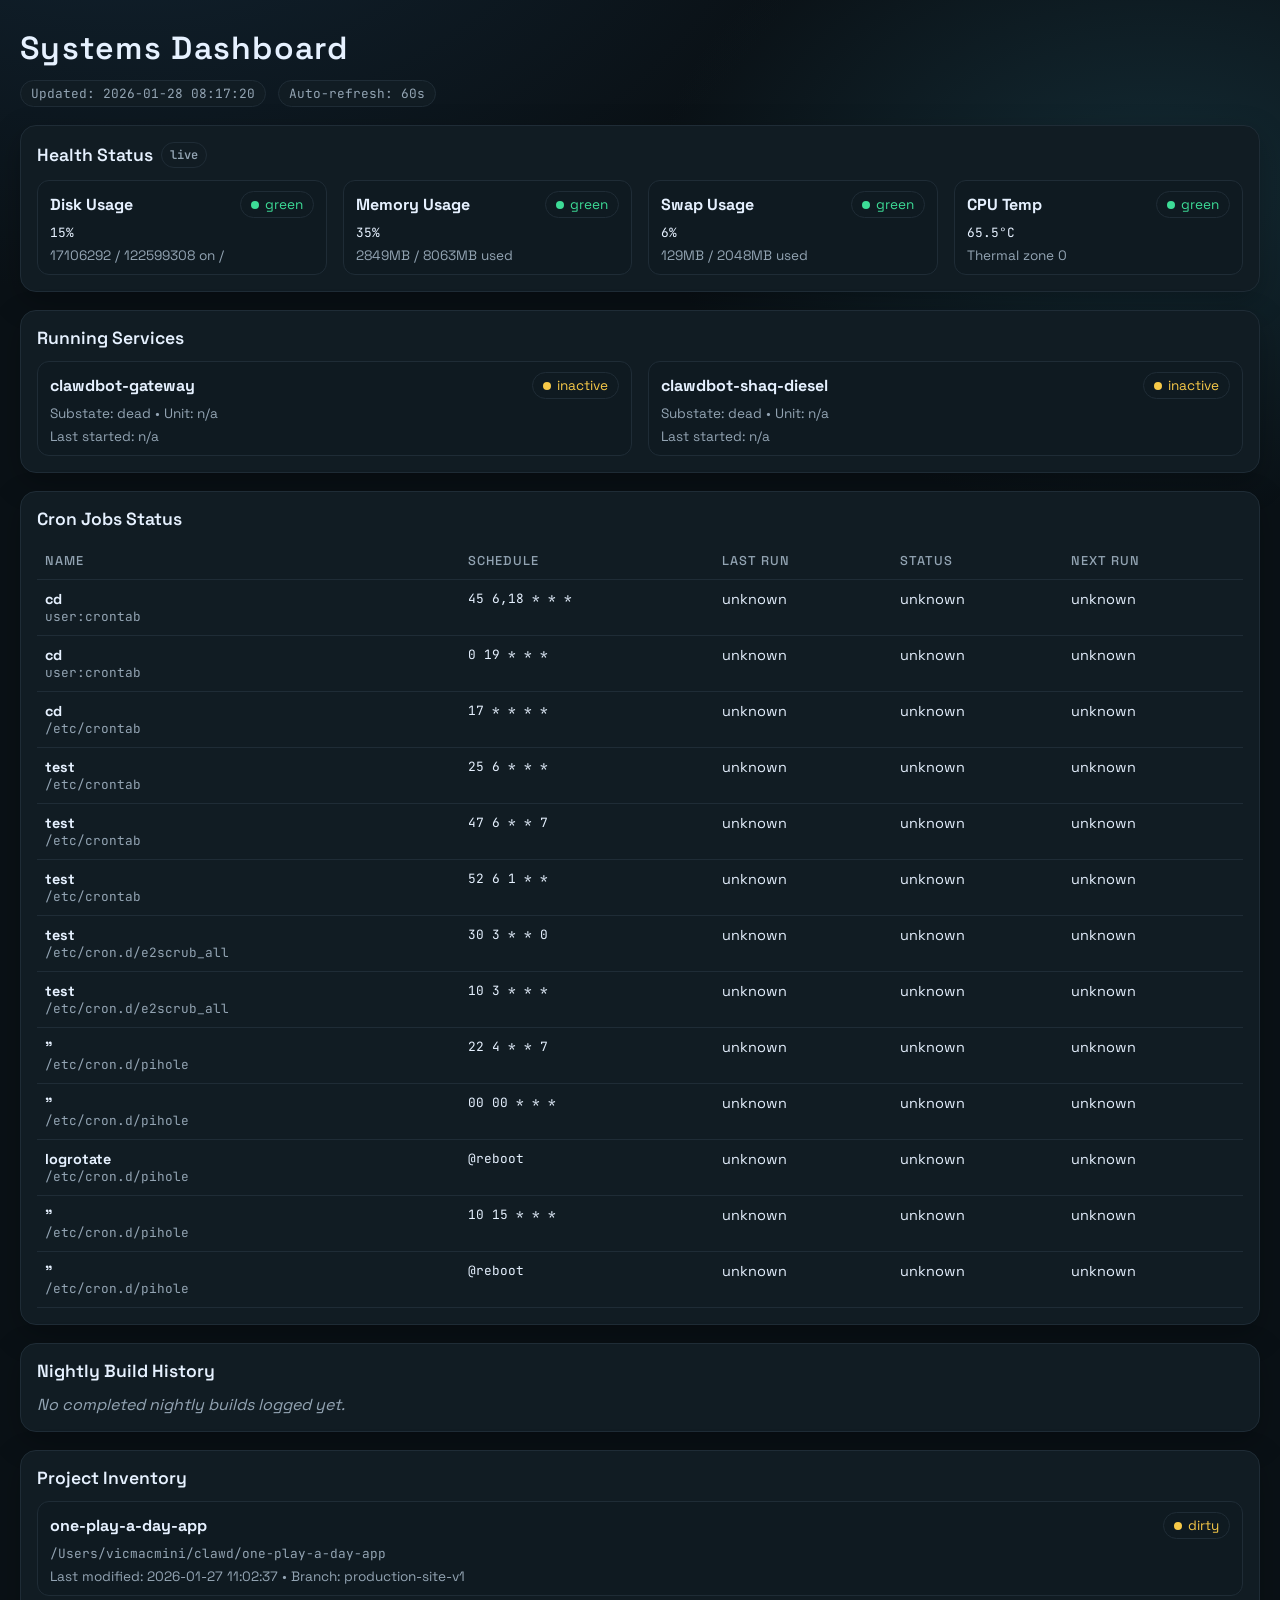
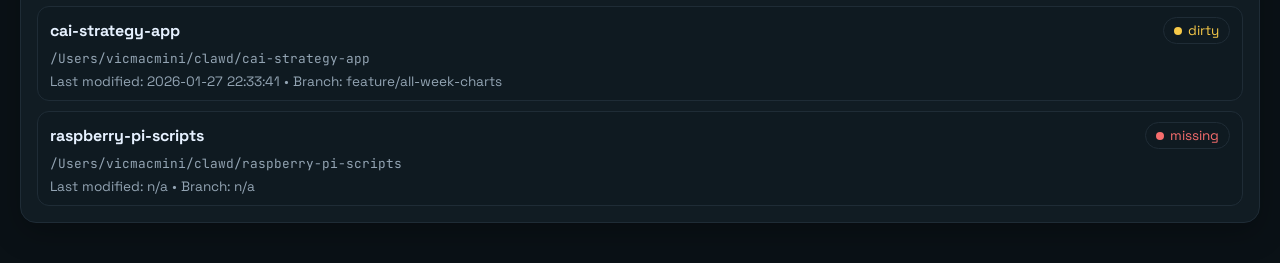
<file: 2026-01-28/index.html>
<!doctype html>
<html lang="en">
<head>
  <meta charset="utf-8" />
  <meta name="viewport" content="width=device-width, initial-scale=1" />
  <title>Systems Dashboard</title>
  <link rel="preconnect" href="https://fonts.googleapis.com">
  <link rel="preconnect" href="https://fonts.gstatic.com" crossorigin>
  <link href="https://fonts.googleapis.com/css2?family=Space+Grotesk:wght@400;500;600&family=JetBrains+Mono:wght@400;600&display=swap" rel="stylesheet">
  <style>
    :root {
      --bg: #0a1116;
      --bg-2: #0f1a21;
      --card: #111c23;
      --muted: #93a4b3;
      --text: #e6f1ff;
      --accent: #35d0a6;
      --yellow: #f7c948;
      --red: #f66d6d;
      --green: #3ddc97;
      --line: #1f2c36;
    }

    * { box-sizing: border-box; }

    body {
      margin: 0;
      font-family: "Space Grotesk", system-ui, sans-serif;
      color: var(--text);
      background:
        radial-gradient(1200px 800px at 10% -10%, #122432 0%, transparent 60%),
        radial-gradient(900px 600px at 90% 10%, #132a33 0%, transparent 55%),
        var(--bg);
      min-height: 100vh;
    }

    header {
      padding: 28px 20px 18px;
      display: flex;
      flex-direction: column;
      gap: 12px;
    }

    .title {
      font-size: clamp(1.6rem, 2.5vw, 2.4rem);
      font-weight: 600;
      letter-spacing: 0.04em;
    }

    .subtitle {
      color: var(--muted);
      font-size: 0.95rem;
      display: flex;
      gap: 12px;
      flex-wrap: wrap;
      align-items: center;
    }

    .pill {
      padding: 4px 10px;
      border-radius: 999px;
      background: var(--card);
      border: 1px solid var(--line);
      font-family: "JetBrains Mono", ui-monospace, monospace;
      font-size: 0.8rem;
      color: var(--muted);
    }

    main {
      padding: 0 20px 40px;
      display: grid;
      gap: 18px;
    }

    .grid {
      display: grid;
      grid-template-columns: repeat(auto-fit, minmax(260px, 1fr));
      gap: 16px;
    }

    section {
      background: var(--card);
      border: 1px solid var(--line);
      border-radius: 16px;
      padding: 16px;
      box-shadow: 0 10px 30px rgba(0, 0, 0, 0.25);
    }

    section h2 {
      margin: 0 0 12px;
      font-size: 1.1rem;
      font-weight: 600;
      display: flex;
      align-items: center;
      gap: 8px;
    }

    .tag {
      font-family: "JetBrains Mono", ui-monospace, monospace;
      font-size: 0.75rem;
      padding: 4px 8px;
      border-radius: 999px;
      border: 1px solid var(--line);
      color: var(--muted);
    }

    .status {
      display: inline-flex;
      align-items: center;
      gap: 6px;
      font-size: 0.85rem;
      padding: 4px 10px;
      border-radius: 999px;
      border: 1px solid var(--line);
    }

    .status::before {
      content: "";
      width: 8px;
      height: 8px;
      border-radius: 50%;
      background: var(--muted);
    }

    .status.green { color: var(--green); }
    .status.green::before { background: var(--green); }
    .status.yellow { color: var(--yellow); }
    .status.yellow::before { background: var(--yellow); }
    .status.red { color: var(--red); }
    .status.red::before { background: var(--red); }
    .status.gray { color: var(--muted); }

    .list {
      display: grid;
      gap: 10px;
    }

    .list-item {
      display: grid;
      gap: 6px;
      padding: 10px 12px;
      background: var(--bg-2);
      border: 1px solid var(--line);
      border-radius: 12px;
    }

    .list-item .title-row {
      display: flex;
      justify-content: space-between;
      gap: 10px;
      align-items: center;
      flex-wrap: wrap;
    }

    .muted {
      color: var(--muted);
      font-size: 0.85rem;
    }

    table {
      width: 100%;
      border-collapse: collapse;
      font-size: 0.9rem;
    }

    th, td {
      text-align: left;
      padding: 10px 8px;
      border-bottom: 1px solid var(--line);
      vertical-align: top;
    }

    th {
      color: var(--muted);
      font-weight: 500;
      font-size: 0.8rem;
      text-transform: uppercase;
      letter-spacing: 0.08em;
    }

    .mono {
      font-family: "JetBrains Mono", ui-monospace, monospace;
      font-size: 0.8rem;
    }

    .empty {
      color: var(--muted);
      font-style: italic;
    }

    @media (max-width: 700px) {
      header { padding: 20px 16px 10px; }
      main { padding: 0 16px 28px; }
      section { padding: 14px; }
      table { font-size: 0.82rem; }
      th, td { padding: 8px 6px; }
    }
  </style>
</head>
<body>
  <header>
    <div class="title">Systems Dashboard</div>
    <div class="subtitle">
      <span class="pill" id="last-updated">Loading...</span>
      <span class="pill" id="auto-refresh">Auto-refresh: 60s</span>
    </div>
  </header>

  <main>
    <section>
      <h2>Health Status <span class="tag">live</span></h2>
      <div class="grid" id="health-grid"></div>
    </section>

    <section>
      <h2>Running Services</h2>
      <div class="grid" id="services-grid"></div>
    </section>

    <section>
      <h2>Cron Jobs Status</h2>
      <div class="table-wrap">
        <table>
          <thead>
            <tr>
              <th>Name</th>
              <th>Schedule</th>
              <th>Last Run</th>
              <th>Status</th>
              <th>Next Run</th>
            </tr>
          </thead>
          <tbody id="cron-body"></tbody>
        </table>
      </div>
    </section>

    <section>
      <h2>Nightly Build History</h2>
      <div class="list" id="nightly-list"></div>
    </section>

    <section>
      <h2>Project Inventory</h2>
      <div class="list" id="project-list"></div>
    </section>
  </main>

  <script>
    const indicatorClass = (value) => {
      if (!value) return 'gray';
      return value;
    };

    const renderHealth = (data) => {
      const grid = document.getElementById('health-grid');
      grid.innerHTML = '';

      const health = data.health || {};
      const indicators = data.health_indicators || {};

      const disk = health.disk || {};
      const mem = health.memory || {};

      const cards = [
        {
          title: 'Disk Usage',
          value: disk.use_percent !== undefined ? `${disk.use_percent}%` : 'n/a',
          detail: disk.mount ? `${disk.used || ''} / ${disk.size || ''} on ${disk.mount}` : 'No disk data',
          status: indicators.disk,
        },
        {
          title: 'Memory Usage',
          value: mem.used_percent !== undefined ? `${mem.used_percent}%` : 'n/a',
          detail: mem.total_kb ? `${Math.round(mem.used_kb / 1024)}MB / ${Math.round(mem.total_kb / 1024)}MB used` : 'No memory data',
          status: indicators.memory,
        },
        {
          title: 'Swap Usage',
          value: mem.swap_used_percent !== undefined ? `${mem.swap_used_percent}%` : 'n/a',
          detail: mem.swap_total_kb ? `${Math.round(mem.swap_used_kb / 1024)}MB / ${Math.round(mem.swap_total_kb / 1024)}MB used` : 'No swap configured',
          status: indicators.swap,
        },
        {
          title: 'CPU Temp',
          value: health.cpu_temp_c !== null && health.cpu_temp_c !== undefined ? `${health.cpu_temp_c}°C` : 'n/a',
          detail: 'Thermal zone 0',
          status: indicators.cpu_temp,
        },
      ];

      cards.forEach((card) => {
        const el = document.createElement('div');
        el.className = 'list-item';
        el.innerHTML = `
          <div class="title-row">
            <strong>${card.title}</strong>
            <span class="status ${indicatorClass(card.status)}">${card.status || 'unknown'}</span>
          </div>
          <div class="mono">${card.value}</div>
          <div class="muted">${card.detail}</div>
        `;
        grid.appendChild(el);
      });
    };

    const renderServices = (data) => {
      const grid = document.getElementById('services-grid');
      grid.innerHTML = '';
      const services = data.services || [];

      services.forEach((svc) => {
        const active = svc.active_state || 'unknown';
        const stateClass = active === 'active' ? 'green' : active === 'inactive' ? 'yellow' : 'red';
        const el = document.createElement('div');
        el.className = 'list-item';
        el.innerHTML = `
          <div class="title-row">
            <strong>${svc.name}</strong>
            <span class="status ${stateClass}">${active}</span>
          </div>
          <div class="muted">Substate: ${svc.sub_state || 'n/a'} • Unit: ${svc.unit_file_state || 'n/a'}</div>
          <div class="muted">Last started: ${svc.last_started || 'n/a'}</div>
        `;
        grid.appendChild(el);
      });
    };

    const renderCron = (data) => {
      const body = document.getElementById('cron-body');
      body.innerHTML = '';
      const jobs = data.cron_jobs || [];

      if (!jobs.length) {
        const row = document.createElement('tr');
        row.innerHTML = `<td colspan="5" class="empty">No cron jobs detected.</td>`;
        body.appendChild(row);
        return;
      }

      jobs.forEach((job) => {
        const row = document.createElement('tr');
        row.innerHTML = `
          <td>
            <div><strong>${job.name}</strong></div>
            <div class="muted mono">${job.source || ''}</div>
          </td>
          <td class="mono">${job.schedule}</td>
          <td>${job.last_run_time || 'unknown'}</td>
          <td>${job.last_status || 'unknown'}</td>
          <td>${job.next_run || 'unknown'}</td>
        `;
        body.appendChild(row);
      });
    };

    const renderNightly = (data) => {
      const list = document.getElementById('nightly-list');
      list.innerHTML = '';
      const builds = data.nightly_builds_completed || [];

      if (!builds.length) {
        const empty = document.createElement('div');
        empty.className = 'empty';
        empty.textContent = 'No completed nightly builds logged yet.';
        list.appendChild(empty);
        return;
      }

      builds.forEach((item) => {
        const el = document.createElement('div');
        el.className = 'list-item';
        el.innerHTML = `<div class="mono">${item}</div>`;
        list.appendChild(el);
      });
    };

    const renderProjects = (data) => {
      const list = document.getElementById('project-list');
      list.innerHTML = '';
      const projects = data.projects || [];

      projects.forEach((project) => {
        const state = project.exists ? (project.git_dirty ? 'dirty' : 'clean') : 'missing';
        const badge = project.exists ? (project.git_dirty ? 'yellow' : 'green') : 'red';

        const el = document.createElement('div');
        el.className = 'list-item';
        el.innerHTML = `
          <div class="title-row">
            <strong>${project.name}</strong>
            <span class="status ${badge}">${state}</span>
          </div>
          <div class="muted mono">${project.path}</div>
          <div class="muted">Last modified: ${project.last_modified || 'n/a'} • Branch: ${project.git_branch || 'n/a'}</div>
        `;
        list.appendChild(el);
      });
    };

    const render = (data) => {
      document.getElementById('last-updated').textContent = `Updated: ${data.generated_at || 'unknown'}`;
      renderHealth(data);
      renderServices(data);
      renderCron(data);
      renderNightly(data);
      renderProjects(data);
    };

    const fetchData = async () => {
      const ts = Date.now();
      let res;
      try {
        res = await fetch(`data.json?ts=${ts}`);
        if (!res.ok) throw new Error('data.json unavailable');
      } catch (err) {
        res = await fetch(`data.sh?ts=${ts}`);
      }
      const data = await res.json();
      render(data);
    };

    fetchData();
    setInterval(fetchData, 60000);
  </script>
</body>
</html>
</file>
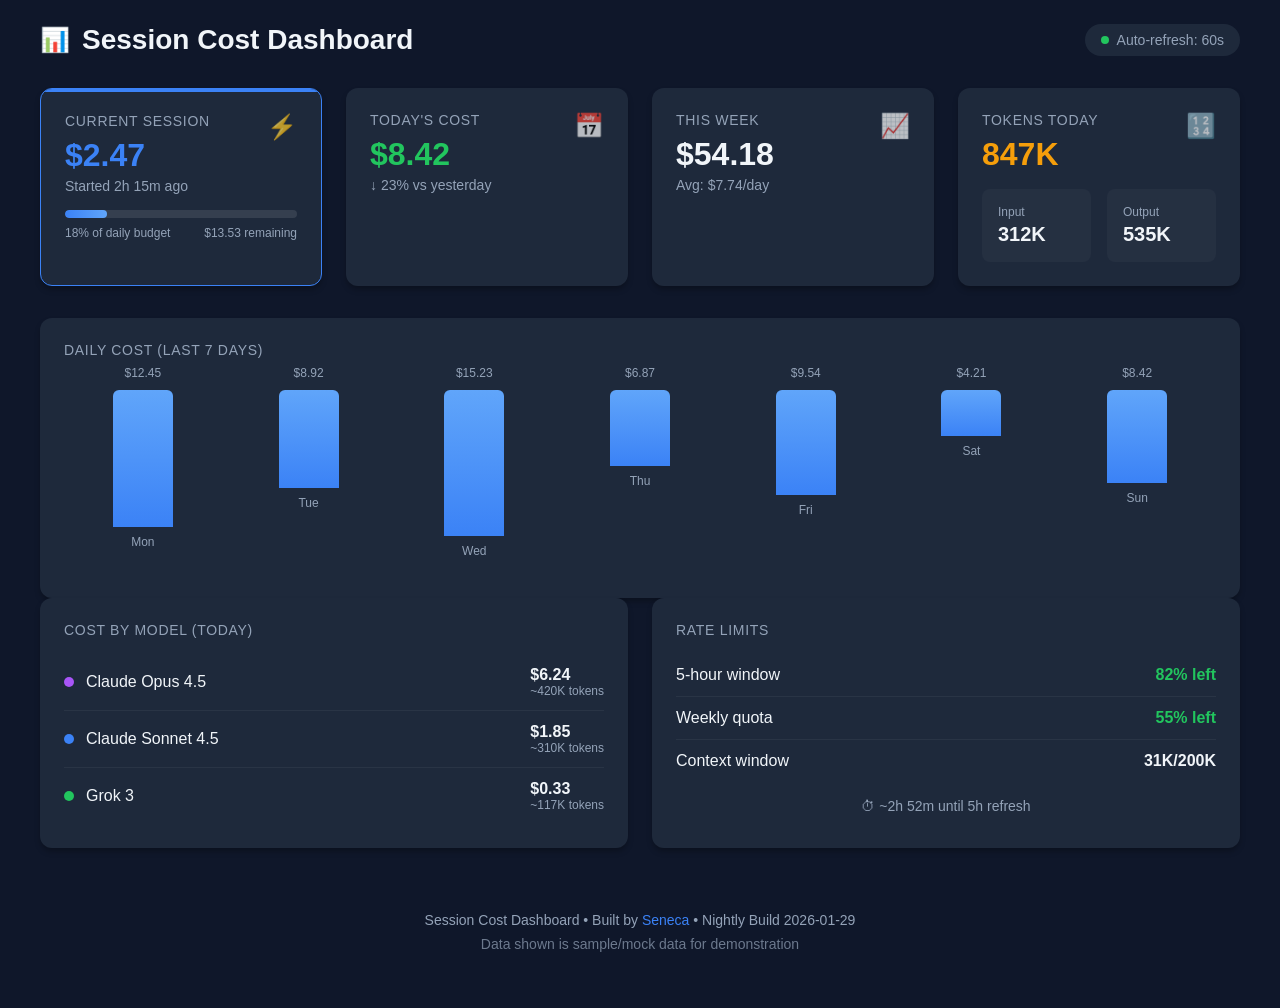
<file: 2026-01-29/index.html>
<!DOCTYPE html>
<html lang="en">
<head>
  <meta charset="UTF-8">
  <meta name="viewport" content="width=device-width, initial-scale=1.0">
  <title>Session Cost Dashboard</title>
  <style>
    :root {
      --navy: #1e3a5f;
      --slate: #334155;
      --dark-bg: #0f172a;
      --card-bg: #1e293b;
      --text-primary: #f1f5f9;
      --text-secondary: #94a3b8;
      --accent: #3b82f6;
      --success: #22c55e;
      --warning: #f59e0b;
      --danger: #ef4444;
    }

    * {
      margin: 0;
      padding: 0;
      box-sizing: border-box;
    }

    body {
      font-family: -apple-system, BlinkMacSystemFont, 'Segoe UI', Roboto, sans-serif;
      background: var(--dark-bg);
      color: var(--text-primary);
      min-height: 100vh;
      padding: 1.5rem;
    }

    .container {
      max-width: 1200px;
      margin: 0 auto;
    }

    header {
      display: flex;
      justify-content: space-between;
      align-items: center;
      margin-bottom: 2rem;
      flex-wrap: wrap;
      gap: 1rem;
    }

    h1 {
      font-size: 1.75rem;
      font-weight: 700;
      display: flex;
      align-items: center;
      gap: 0.75rem;
    }

    h1 span {
      font-size: 1.5rem;
    }

    .status-badge {
      display: flex;
      align-items: center;
      gap: 0.5rem;
      background: var(--card-bg);
      padding: 0.5rem 1rem;
      border-radius: 9999px;
      font-size: 0.875rem;
      color: var(--text-secondary);
    }

    .status-dot {
      width: 8px;
      height: 8px;
      background: var(--success);
      border-radius: 50%;
      animation: pulse 2s infinite;
    }

    @keyframes pulse {
      0%, 100% { opacity: 1; }
      50% { opacity: 0.5; }
    }

    .grid {
      display: grid;
      grid-template-columns: repeat(auto-fit, minmax(280px, 1fr));
      gap: 1.5rem;
      margin-bottom: 2rem;
    }

    .card {
      background: var(--card-bg);
      border-radius: 12px;
      padding: 1.5rem;
      box-shadow: 0 4px 6px -1px rgba(0, 0, 0, 0.3);
    }

    .card-header {
      display: flex;
      justify-content: space-between;
      align-items: flex-start;
      margin-bottom: 1rem;
    }

    .card-title {
      font-size: 0.875rem;
      color: var(--text-secondary);
      text-transform: uppercase;
      letter-spacing: 0.05em;
    }

    .card-value {
      font-size: 2rem;
      font-weight: 700;
      margin-top: 0.5rem;
    }

    .card-value.accent { color: var(--accent); }
    .card-value.success { color: var(--success); }
    .card-value.warning { color: var(--warning); }

    .card-subtitle {
      font-size: 0.875rem;
      color: var(--text-secondary);
      margin-top: 0.25rem;
    }

    .card-icon {
      font-size: 1.5rem;
      opacity: 0.7;
    }

    /* Chart Section */
    .chart-card {
      grid-column: 1 / -1;
    }

    .chart-container {
      display: flex;
      align-items: flex-end;
      justify-content: space-between;
      height: 200px;
      padding: 1rem 0;
      gap: 0.5rem;
    }

    .chart-bar-wrapper {
      flex: 1;
      display: flex;
      flex-direction: column;
      align-items: center;
      height: 100%;
    }

    .chart-bar {
      width: 100%;
      max-width: 60px;
      background: linear-gradient(to top, var(--accent), #60a5fa);
      border-radius: 6px 6px 0 0;
      transition: height 0.5s ease;
      position: relative;
    }

    .chart-bar:hover {
      filter: brightness(1.1);
    }

    .chart-bar::after {
      content: attr(data-value);
      position: absolute;
      top: -1.5rem;
      left: 50%;
      transform: translateX(-50%);
      font-size: 0.75rem;
      color: var(--text-secondary);
      white-space: nowrap;
    }

    .chart-label {
      font-size: 0.75rem;
      color: var(--text-secondary);
      margin-top: 0.5rem;
    }

    /* Model Breakdown */
    .model-list {
      margin-top: 1rem;
    }

    .model-item {
      display: flex;
      justify-content: space-between;
      align-items: center;
      padding: 0.75rem 0;
      border-bottom: 1px solid rgba(255,255,255,0.05);
    }

    .model-item:last-child {
      border-bottom: none;
    }

    .model-name {
      display: flex;
      align-items: center;
      gap: 0.75rem;
    }

    .model-dot {
      width: 10px;
      height: 10px;
      border-radius: 50%;
    }

    .model-dot.opus { background: #a855f7; }
    .model-dot.sonnet { background: #3b82f6; }
    .model-dot.grok { background: #22c55e; }
    .model-dot.other { background: #6b7280; }

    .model-cost {
      font-weight: 600;
    }

    .model-tokens {
      font-size: 0.75rem;
      color: var(--text-secondary);
    }

    /* Token Details */
    .token-grid {
      display: grid;
      grid-template-columns: 1fr 1fr;
      gap: 1rem;
      margin-top: 1rem;
    }

    .token-item {
      background: rgba(255,255,255,0.03);
      padding: 1rem;
      border-radius: 8px;
    }

    .token-label {
      font-size: 0.75rem;
      color: var(--text-secondary);
      margin-bottom: 0.25rem;
    }

    .token-value {
      font-size: 1.25rem;
      font-weight: 600;
    }

    /* Session Card */
    .session-active {
      border: 1px solid var(--accent);
      position: relative;
      overflow: hidden;
    }

    .session-active::before {
      content: '';
      position: absolute;
      top: 0;
      left: 0;
      right: 0;
      height: 3px;
      background: var(--accent);
    }

    .progress-bar {
      height: 8px;
      background: rgba(255,255,255,0.1);
      border-radius: 4px;
      margin-top: 1rem;
      overflow: hidden;
    }

    .progress-fill {
      height: 100%;
      background: linear-gradient(90deg, var(--accent), #60a5fa);
      border-radius: 4px;
      transition: width 0.3s ease;
    }

    .progress-label {
      display: flex;
      justify-content: space-between;
      font-size: 0.75rem;
      color: var(--text-secondary);
      margin-top: 0.5rem;
    }

    /* Footer */
    footer {
      text-align: center;
      padding: 2rem 0;
      color: var(--text-secondary);
      font-size: 0.875rem;
    }

    footer a {
      color: var(--accent);
      text-decoration: none;
    }

    @media (max-width: 640px) {
      body { padding: 1rem; }
      h1 { font-size: 1.25rem; }
      .card-value { font-size: 1.5rem; }
      .chart-container { height: 150px; }
    }
  </style>
</head>
<body>
  <div class="container">
    <header>
      <h1><span>📊</span> Session Cost Dashboard</h1>
      <div class="status-badge">
        <div class="status-dot"></div>
        <span>Auto-refresh: 60s</span>
      </div>
    </header>

    <div class="grid">
      <!-- Current Session -->
      <div class="card session-active">
        <div class="card-header">
          <div>
            <div class="card-title">Current Session</div>
            <div class="card-value accent" id="current-cost">$2.47</div>
            <div class="card-subtitle">Started 2h 15m ago</div>
          </div>
          <div class="card-icon">⚡</div>
        </div>
        <div class="progress-bar">
          <div class="progress-fill" style="width: 18%"></div>
        </div>
        <div class="progress-label">
          <span>18% of daily budget</span>
          <span>$13.53 remaining</span>
        </div>
      </div>

      <!-- Today's Cost -->
      <div class="card">
        <div class="card-header">
          <div>
            <div class="card-title">Today's Cost</div>
            <div class="card-value success" id="today-cost">$8.42</div>
            <div class="card-subtitle">↓ 23% vs yesterday</div>
          </div>
          <div class="card-icon">📅</div>
        </div>
      </div>

      <!-- Weekly Total -->
      <div class="card">
        <div class="card-header">
          <div>
            <div class="card-title">This Week</div>
            <div class="card-value" id="week-cost">$54.18</div>
            <div class="card-subtitle">Avg: $7.74/day</div>
          </div>
          <div class="card-icon">📈</div>
        </div>
      </div>

      <!-- Token Usage -->
      <div class="card">
        <div class="card-header">
          <div>
            <div class="card-title">Tokens Today</div>
            <div class="card-value warning">847K</div>
          </div>
          <div class="card-icon">🔢</div>
        </div>
        <div class="token-grid">
          <div class="token-item">
            <div class="token-label">Input</div>
            <div class="token-value">312K</div>
          </div>
          <div class="token-item">
            <div class="token-label">Output</div>
            <div class="token-value">535K</div>
          </div>
        </div>
      </div>
    </div>

    <!-- Daily Chart -->
    <div class="card chart-card">
      <div class="card-header">
        <div>
          <div class="card-title">Daily Cost (Last 7 Days)</div>
        </div>
      </div>
      <div class="chart-container" id="daily-chart"></div>
    </div>

    <div class="grid">
      <!-- Model Breakdown -->
      <div class="card">
        <div class="card-header">
          <div>
            <div class="card-title">Cost by Model (Today)</div>
          </div>
        </div>
        <div class="model-list">
          <div class="model-item">
            <div class="model-name">
              <div class="model-dot opus"></div>
              <span>Claude Opus 4.5</span>
            </div>
            <div>
              <div class="model-cost">$6.24</div>
              <div class="model-tokens">~420K tokens</div>
            </div>
          </div>
          <div class="model-item">
            <div class="model-name">
              <div class="model-dot sonnet"></div>
              <span>Claude Sonnet 4.5</span>
            </div>
            <div>
              <div class="model-cost">$1.85</div>
              <div class="model-tokens">~310K tokens</div>
            </div>
          </div>
          <div class="model-item">
            <div class="model-name">
              <div class="model-dot grok"></div>
              <span>Grok 3</span>
            </div>
            <div>
              <div class="model-cost">$0.33</div>
              <div class="model-tokens">~117K tokens</div>
            </div>
          </div>
        </div>
      </div>

      <!-- Rate Info -->
      <div class="card">
        <div class="card-header">
          <div>
            <div class="card-title">Rate Limits</div>
          </div>
        </div>
        <div class="model-list">
          <div class="model-item">
            <span>5-hour window</span>
            <span class="model-cost" style="color: var(--success)">82% left</span>
          </div>
          <div class="model-item">
            <span>Weekly quota</span>
            <span class="model-cost" style="color: var(--success)">55% left</span>
          </div>
          <div class="model-item">
            <span>Context window</span>
            <span class="model-cost">31K/200K</span>
          </div>
        </div>
        <div class="card-subtitle" style="margin-top: 1rem; text-align: center;">
          ⏱ ~2h 52m until 5h refresh
        </div>
      </div>
    </div>

    <footer>
      <p>Session Cost Dashboard • Built by <a href="#">Seneca</a> • Nightly Build 2026-01-29</p>
      <p style="margin-top: 0.5rem; opacity: 0.7;">Data shown is sample/mock data for demonstration</p>
    </footer>
  </div>

  <script>
    // Sample data for the chart
    const dailyData = [
      { day: 'Mon', cost: 12.45 },
      { day: 'Tue', cost: 8.92 },
      { day: 'Wed', cost: 15.23 },
      { day: 'Thu', cost: 6.87 },
      { day: 'Fri', cost: 9.54 },
      { day: 'Sat', cost: 4.21 },
      { day: 'Sun', cost: 8.42 }
    ];

    // Render chart
    function renderChart() {
      const container = document.getElementById('daily-chart');
      const maxCost = Math.max(...dailyData.map(d => d.cost));
      
      container.innerHTML = dailyData.map(d => {
        const height = (d.cost / maxCost) * 100;
        return `
          <div class="chart-bar-wrapper">
            <div class="chart-bar" style="height: ${height}%" data-value="$${d.cost.toFixed(2)}"></div>
            <div class="chart-label">${d.day}</div>
          </div>
        `;
      }).join('');
    }

    // Simulate live updates
    function updateCurrentCost() {
      const costEl = document.getElementById('current-cost');
      const baseCost = 2.47;
      const variation = (Math.random() - 0.5) * 0.1;
      const newCost = (baseCost + variation).toFixed(2);
      costEl.textContent = '$' + newCost;
    }

    // Initialize
    renderChart();
    
    // Simulate periodic updates
    setInterval(updateCurrentCost, 5000);
  </script>
</body>
</html>
</file>
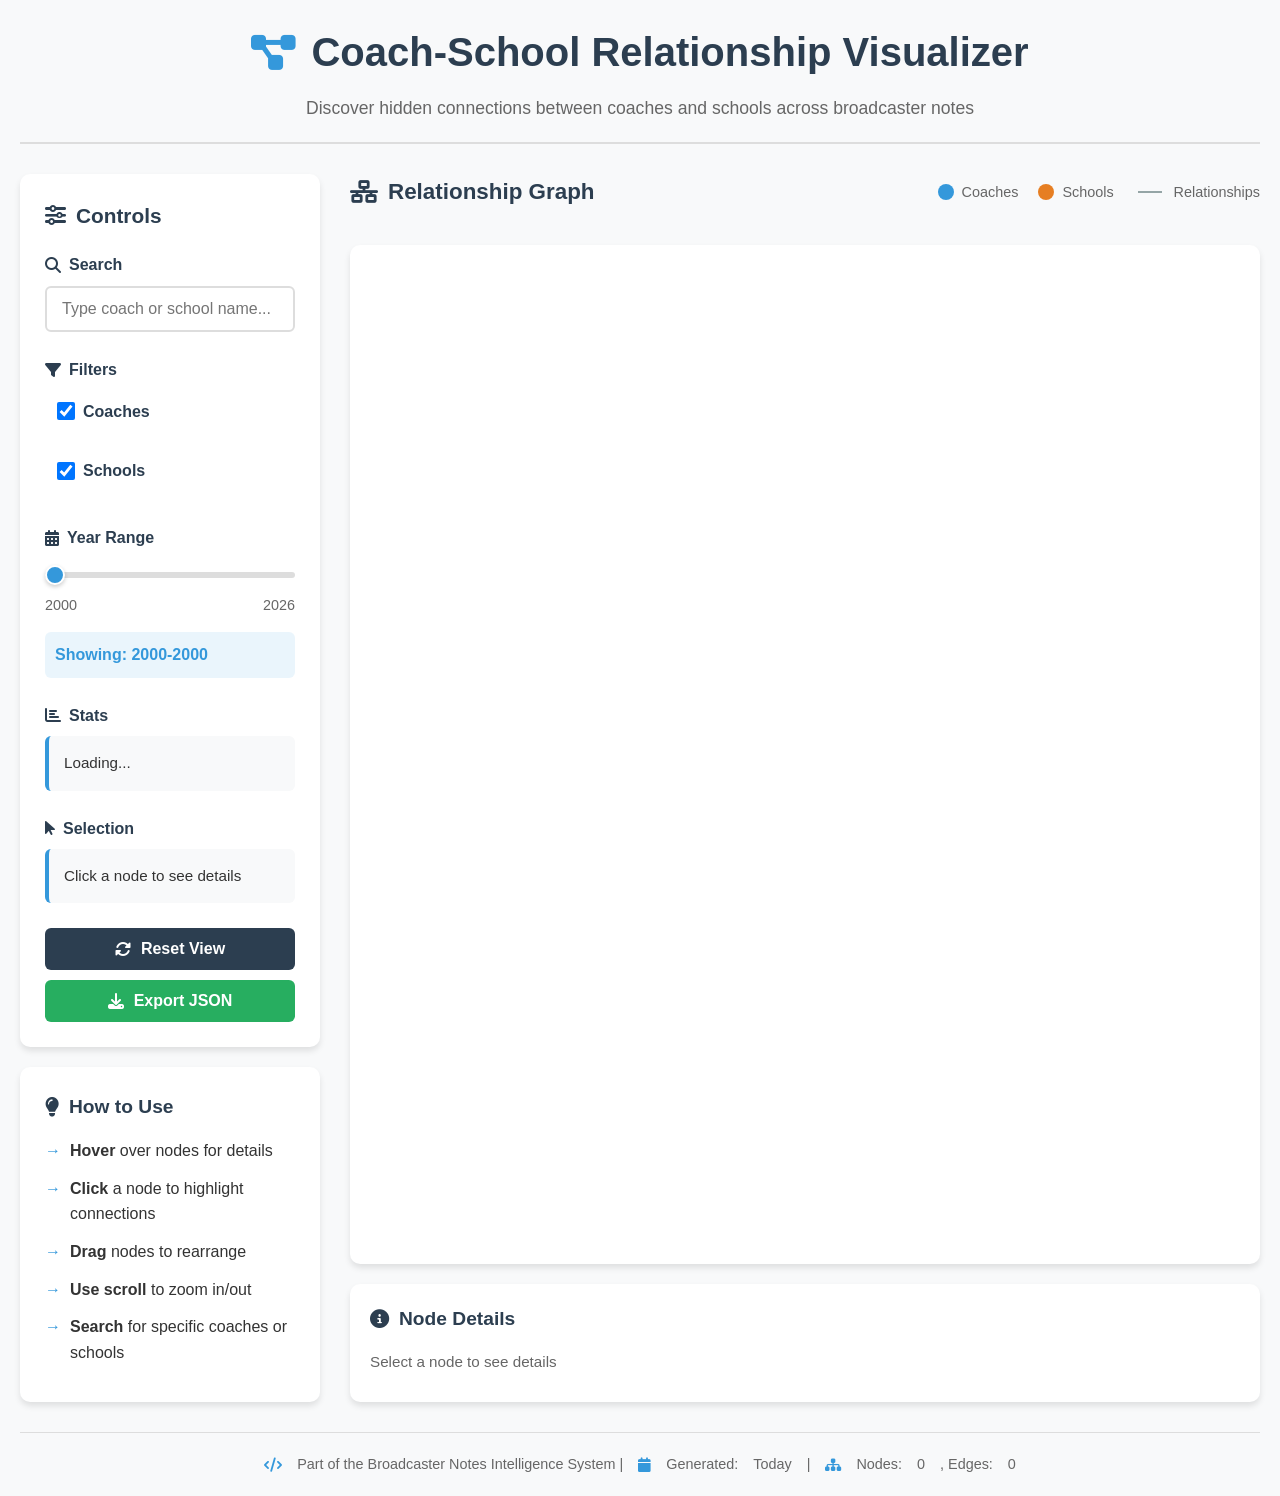
<file: 2026-03-23-coach-relationship-visualizer/visualizer/index.html>
<!DOCTYPE html>
<html lang="en">
<head>
    <meta charset="UTF-8">
    <meta name="viewport" content="width=device-width, initial-scale=1.0">
    <title>Coach-School Relationship Visualizer</title>
    <link rel="stylesheet" href="style.css">
    <link rel="stylesheet" href="https://cdnjs.cloudflare.com/ajax/libs/font-awesome/6.4.0/css/all.min.css">
    <script src="https://d3js.org/d3.v7.min.js"></script>
</head>
<body>
    <div class="container">
        <header>
            <h1><i class="fas fa-project-diagram"></i> Coach-School Relationship Visualizer</h1>
            <p class="subtitle">Discover hidden connections between coaches and schools across broadcaster notes</p>
        </header>

        <div class="main-content">
            <div class="sidebar">
                <div class="control-panel">
                    <h3><i class="fas fa-sliders-h"></i> Controls</h3>
                    
                    <div class="control-group">
                        <label for="search"><i class="fas fa-search"></i> Search</label>
                        <input type="text" id="search" placeholder="Type coach or school name...">
                    </div>
                    
                    <div class="control-group">
                        <label><i class="fas fa-filter"></i> Filters</label>
                        <div class="filter-options">
                            <label class="checkbox">
                                <input type="checkbox" id="show-coaches" checked> Coaches
                            </label>
                            <label class="checkbox">
                                <input type="checkbox" id="show-schools" checked> Schools
                            </label>
                        </div>
                    </div>
                    
                    <div class="control-group">
                        <label for="year-range"><i class="fas fa-calendar-alt"></i> Year Range</label>
                        <div class="range-container">
                            <input type="range" id="year-range" min="2000" max="2026" value="2000" step="1">
                            <div class="range-labels">
                                <span id="min-year">2000</span>
                                <span id="max-year">2026</span>
                            </div>
                        </div>
                        <div class="selected-years">
                            Showing: <span id="selected-year">2000-2026</span>
                        </div>
                    </div>
                    
                    <div class="control-group">
                        <label><i class="fas fa-chart-bar"></i> Stats</label>
                        <div class="stats" id="stats">
                            <div>Loading...</div>
                        </div>
                    </div>
                    
                    <div class="control-group">
                        <label><i class="fas fa-mouse-pointer"></i> Selection</label>
                        <div class="selection-info" id="selection-info">
                            <div>Click a node to see details</div>
                        </div>
                    </div>
                    
                    <div class="button-group">
                        <button id="reset-view" class="btn"><i class="fas fa-sync-alt"></i> Reset View</button>
                        <button id="export-json" class="btn"><i class="fas fa-download"></i> Export JSON</button>
                    </div>
                </div>
                
                <div class="instructions">
                    <h4><i class="fas fa-lightbulb"></i> How to Use</h4>
                    <ul>
                        <li><strong>Hover</strong> over nodes for details</li>
                        <li><strong>Click</strong> a node to highlight connections</li>
                        <li><strong>Drag</strong> nodes to rearrange</li>
                        <li><strong>Use scroll</strong> to zoom in/out</li>
                        <li><strong>Search</strong> for specific coaches or schools</li>
                    </ul>
                </div>
            </div>
            
            <div class="visualization-area">
                <div class="visualization-header">
                    <h3><i class="fas fa-network-wired"></i> Relationship Graph</h3>
                    <div class="legend">
                        <div class="legend-item">
                            <span class="legend-color coach-color"></span> Coaches
                        </div>
                        <div class="legend-item">
                            <span class="legend-color school-color"></span> Schools
                        </div>
                        <div class="legend-item">
                            <span class="legend-line"></span> Relationships
                        </div>
                    </div>
                </div>
                
                <div id="graph-container">
                    <svg id="graph-svg"></svg>
                    <div id="loading" class="loading">
                        <div class="spinner"></div>
                        <p>Loading graph data...</p>
                    </div>
                    <div id="no-data" class="no-data" style="display: none;">
                        <i class="fas fa-database fa-3x"></i>
                        <h3>No Graph Data Loaded</h3>
                        <p>Run the parser first to generate graph data:</p>
                        <code>python3 parser.py --demo</code>
                    </div>
                </div>
                
                <div class="details-panel" id="details-panel">
                    <h3><i class="fas fa-info-circle"></i> Node Details</h3>
                    <div id="node-details">
                        <p>Select a node to see details</p>
                    </div>
                </div>
            </div>
        </div>
        
        <footer>
            <p>
                <i class="fas fa-code"></i> Part of the Broadcaster Notes Intelligence System | 
                <i class="fas fa-calendar"></i> Generated: <span id="generated-date">Today</span> | 
                <i class="fas fa-sitemap"></i> Nodes: <span id="node-count">0</span>, Edges: <span id="edge-count">0</span>
            </p>
        </footer>
    </div>
    
    <script src="app.js"></script>
</body>
</html>
</file>
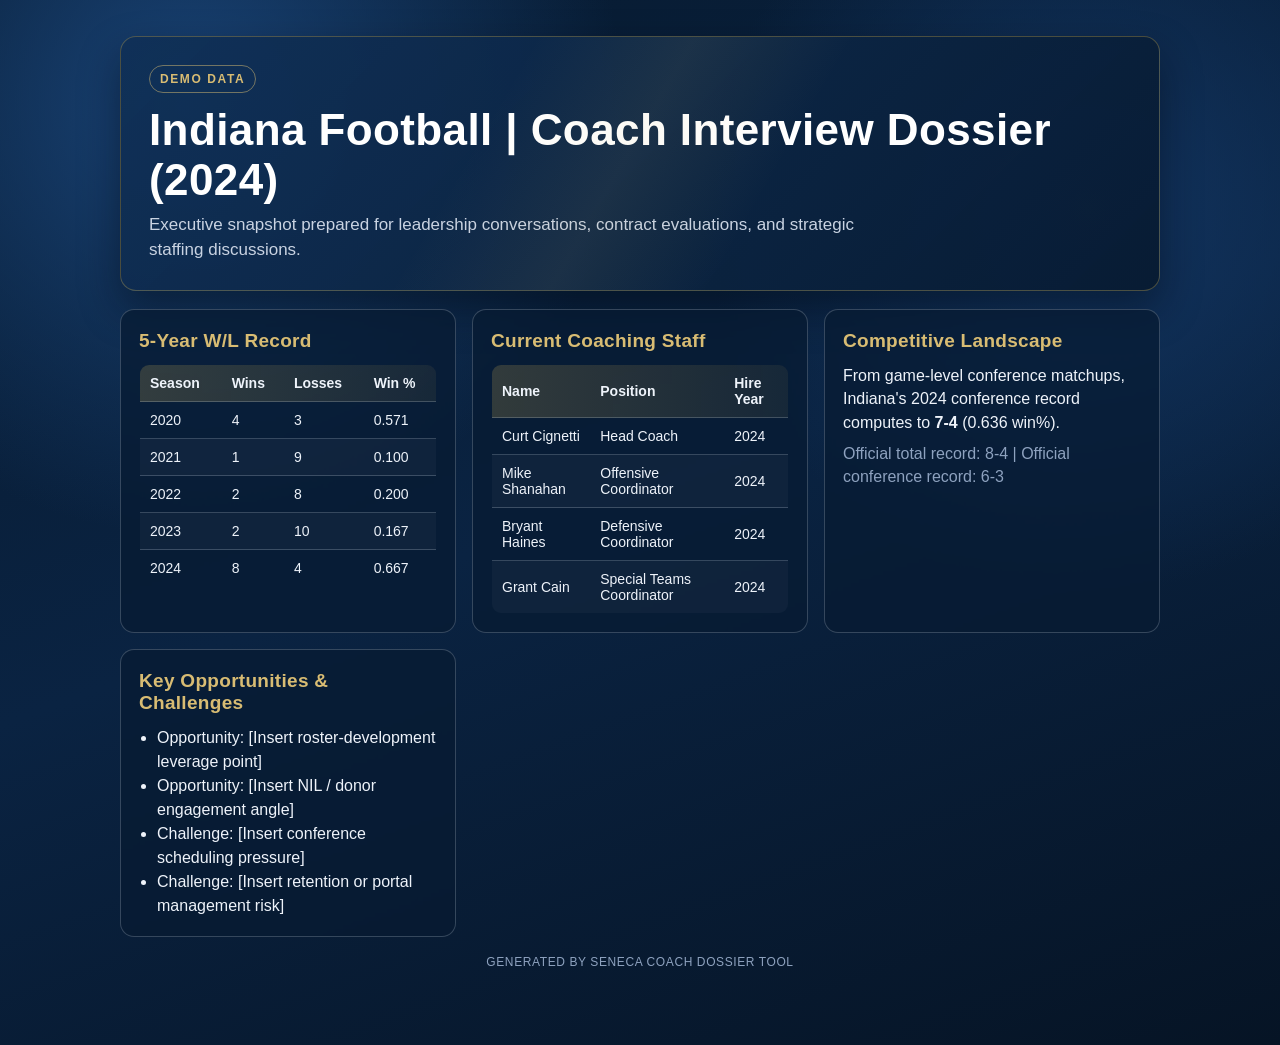
<file: 2026-02-27-coach-dossier/dossier_INDIANA_2024.html>
<!DOCTYPE html>
<html lang="en">
<head>
  <meta charset="UTF-8" />
  <meta name="viewport" content="width=device-width, initial-scale=1.0" />
  <title>Indiana Coach Interview Dossier (2024)</title>
  <style>
    :root {
      --navy-950: #071a2f;
      --navy-900: #0a2342;
      --navy-800: #103057;
      --gold-500: #c8a951;
      --gold-400: #d8bc73;
      --slate-100: #eef3fa;
      --slate-300: #c9d3e2;
      --slate-500: #8ea2bf;
      --line: rgba(201, 211, 226, 0.24);
      --panel: rgba(8, 27, 50, 0.72);
    }
    * { box-sizing: border-box; }
    body {
      margin: 0;
      font-family: "Trebuchet MS", "Segoe UI", Tahoma, Arial, sans-serif;
      background:
        radial-gradient(circle at 15% 10%, #194376 0%, transparent 30%),
        radial-gradient(circle at 85% 20%, #12345f 0%, transparent 28%),
        linear-gradient(160deg, var(--navy-950), var(--navy-900) 48%, #061425 100%);
      color: var(--slate-100);
      min-height: 100vh;
    }
    .wrap {
      max-width: 1080px;
      margin: 36px auto;
      padding: 0 20px 40px;
    }
    .hero {
      background: linear-gradient(135deg, rgba(16,48,87,0.92), rgba(8,27,50,0.95));
      border: 1px solid rgba(200, 169, 81, 0.34);
      border-radius: 16px;
      padding: 28px;
      box-shadow: 0 18px 40px rgba(2, 8, 20, 0.45);
      position: relative;
      overflow: hidden;
    }
    .hero::after {
      content: "";
      position: absolute;
      inset: 0;
      background: linear-gradient(120deg, transparent 35%, rgba(216,188,115,0.08), transparent 62%);
      pointer-events: none;
    }
    .eyebrow {
      display: inline-block;
      font-size: 12px;
      letter-spacing: 1.6px;
      font-weight: 700;
      color: var(--gold-400);
      border: 1px solid rgba(216,188,115,0.5);
      border-radius: 999px;
      padding: 6px 10px;
      text-transform: uppercase;
      margin-bottom: 12px;
    }
    h1 {
      margin: 0;
      font-size: clamp(28px, 5vw, 44px);
      color: #fff;
      letter-spacing: 0.4px;
    }
    .subtitle {
      margin: 8px 0 0;
      color: var(--slate-300);
      font-size: 17px;
      max-width: 720px;
      line-height: 1.45;
    }
    .grid {
      margin-top: 18px;
      display: grid;
      grid-template-columns: repeat(auto-fit, minmax(280px, 1fr));
      gap: 16px;
    }
    .card {
      background: var(--panel);
      border: 1px solid var(--line);
      border-radius: 14px;
      padding: 18px;
      backdrop-filter: blur(1px);
    }
    h2 {
      margin: 2px 0 12px;
      color: var(--gold-400);
      font-size: 19px;
      letter-spacing: 0.3px;
    }
    p { margin: 8px 0; line-height: 1.45; color: var(--slate-100); }
    .muted { color: var(--slate-500); }
    table {
      width: 100%;
      border-collapse: collapse;
      font-size: 14px;
      overflow: hidden;
      border-radius: 10px;
      border: 1px solid var(--line);
    }
    thead tr {
      background: linear-gradient(90deg, rgba(200,169,81,0.22), rgba(200,169,81,0.08));
    }
    th, td {
      text-align: left;
      padding: 10px;
      border-bottom: 1px solid var(--line);
    }
    tbody tr:nth-child(even) { background: rgba(255,255,255,0.03); }
    tbody tr:last-child td { border-bottom: none; }
    ul {
      margin: 8px 0 0;
      padding-left: 18px;
      color: var(--slate-100);
      line-height: 1.5;
    }
    .footer {
      margin-top: 18px;
      text-align: center;
      font-size: 12px;
      color: var(--slate-500);
      letter-spacing: 0.6px;
      text-transform: uppercase;
    }
  </style>
</head>
<body>
  <div class="wrap">
    <section class="hero">
      <div class="eyebrow">DEMO DATA</div>
      <h1>Indiana Football | Coach Interview Dossier (2024)</h1>
      <p class="subtitle">Executive snapshot prepared for leadership conversations, contract evaluations, and strategic staffing discussions.</p>
    </section>

    <section class="grid">
      <article class="card">
        <h2>5-Year W/L Record</h2>
        <table>
          <thead><tr><th>Season</th><th>Wins</th><th>Losses</th><th>Win %</th></tr></thead>
          <tbody><tr><td>2020</td><td>4</td><td>3</td><td>0.571</td></tr>
<tr><td>2021</td><td>1</td><td>9</td><td>0.100</td></tr>
<tr><td>2022</td><td>2</td><td>8</td><td>0.200</td></tr>
<tr><td>2023</td><td>2</td><td>10</td><td>0.167</td></tr>
<tr><td>2024</td><td>8</td><td>4</td><td>0.667</td></tr></tbody>
        </table>
      </article>

      <article class="card">
        <h2>Current Coaching Staff</h2>
        <table>
          <thead><tr><th>Name</th><th>Position</th><th>Hire Year</th></tr></thead>
          <tbody><tr><td>Curt Cignetti</td><td>Head Coach</td><td>2024</td></tr>
<tr><td>Mike Shanahan</td><td>Offensive Coordinator</td><td>2024</td></tr>
<tr><td>Bryant Haines</td><td>Defensive Coordinator</td><td>2024</td></tr>
<tr><td>Grant Cain</td><td>Special Teams Coordinator</td><td>2024</td></tr></tbody>
        </table>
      </article>

      <article class="card">
        <h2>Competitive Landscape</h2>
        <p>From game-level conference matchups, Indiana's 2024 conference record computes to <strong>7-4</strong> (0.636 win%).</p>
        <p class="muted">Official total record: 8-4 | Official conference record: 6-3</p>
      </article>

      <article class="card">
        <h2>Key Opportunities &amp; Challenges</h2>
        <ul>
          <li>Opportunity: [Insert roster-development leverage point]</li>
          <li>Opportunity: [Insert NIL / donor engagement angle]</li>
          <li>Challenge: [Insert conference scheduling pressure]</li>
          <li>Challenge: [Insert retention or portal management risk]</li>
        </ul>
      </article>
    </section>

    <div class="footer">Generated by Seneca Coach Dossier Tool</div>
  </div>
</body>
</html>
</file>
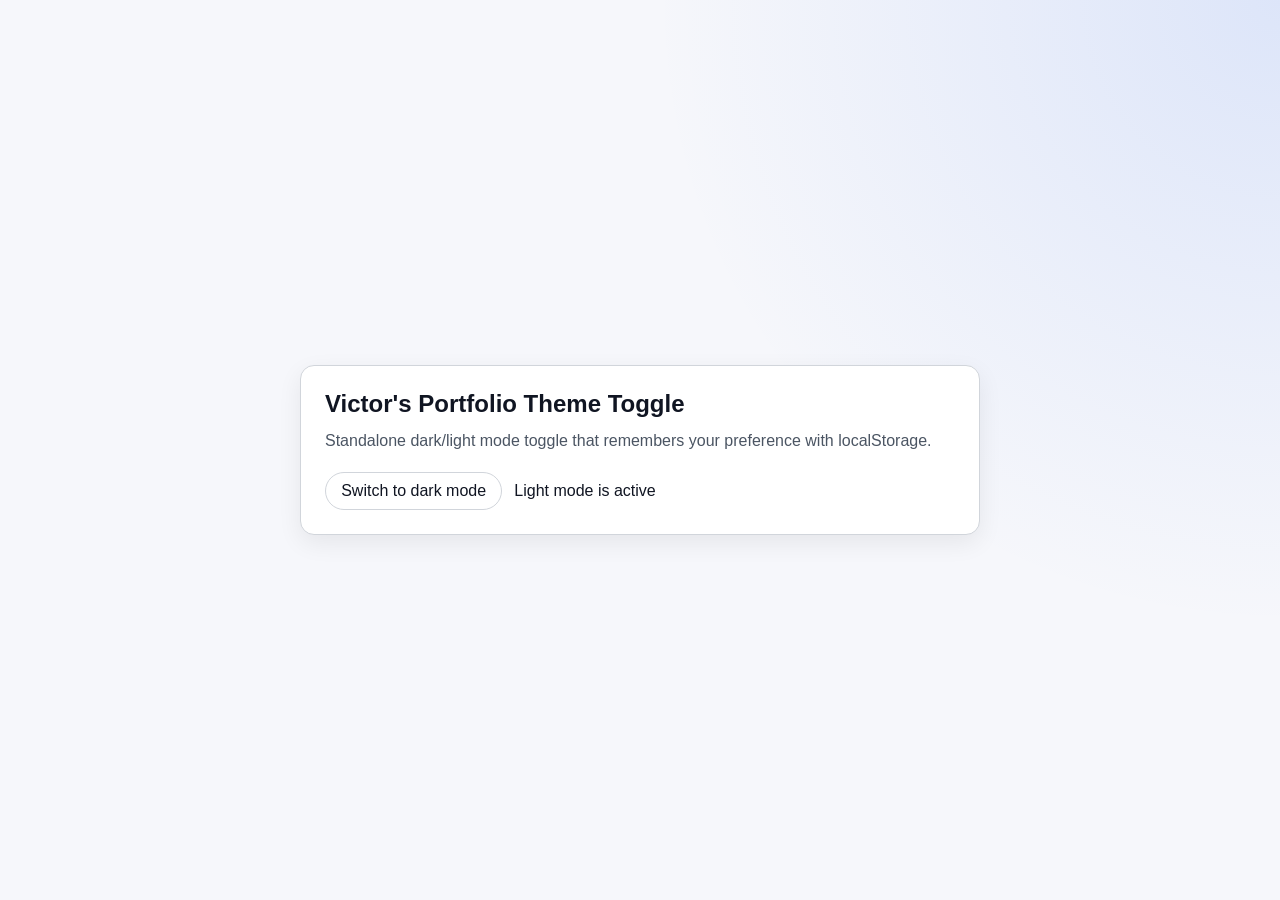
<file: 2026-03-20-portfolio-dark-mode-toggle/demo.html>
<!doctype html>
<html lang="en" data-theme="light">
<head>
  <meta charset="utf-8">
  <meta name="viewport" content="width=device-width, initial-scale=1">
  <title>Victor Portfolio Theme Toggle Demo</title>
  <style>
    :root {
      color-scheme: light dark;
      --bg: #f6f7fb;
      --surface: #ffffff;
      --text: #101522;
      --muted: #4b5563;
      --accent: #2563eb;
      --border: #d1d5db;
    }

    [data-theme="dark"] {
      --bg: #0b1020;
      --surface: #141b2f;
      --text: #e5e7eb;
      --muted: #9ca3af;
      --accent: #60a5fa;
      --border: #27324b;
    }

    * {
      box-sizing: border-box;
    }

    body {
      margin: 0;
      min-height: 100vh;
      display: grid;
      place-items: center;
      padding: 1.5rem;
      font-family: "Avenir Next", Avenir, "Segoe UI", sans-serif;
      background: radial-gradient(circle at top right, color-mix(in srgb, var(--accent) 12%, transparent), transparent 40%), var(--bg);
      color: var(--text);
      transition: background-color 180ms ease, color 180ms ease;
    }

    .card {
      width: min(680px, 100%);
      border: 1px solid var(--border);
      border-radius: 14px;
      background: var(--surface);
      padding: 1.5rem;
      box-shadow: 0 8px 24px rgb(0 0 0 / 0.07);
      transition: border-color 180ms ease, background-color 180ms ease;
    }

    h1 {
      margin: 0 0 0.6rem;
      font-size: 1.5rem;
      line-height: 1.2;
    }

    p {
      margin: 0;
      color: var(--muted);
      line-height: 1.5;
    }

    .controls {
      margin-top: 1.2rem;
      display: flex;
      align-items: center;
      gap: 0.75rem;
    }

    .theme-toggle {
      border: 1px solid var(--border);
      background: transparent;
      color: var(--text);
      border-radius: 999px;
      padding: 0.55rem 0.95rem;
      font: inherit;
      cursor: pointer;
      transition: border-color 180ms ease, transform 120ms ease;
    }

    .theme-toggle:hover {
      border-color: var(--accent);
    }

    .theme-toggle:active {
      transform: scale(0.98);
    }
  </style>
</head>
<body>
  <main class="card">
    <h1>Victor's Portfolio Theme Toggle</h1>
    <p>Standalone dark/light mode toggle that remembers your preference with localStorage.</p>
    <div class="controls">
      <button id="themeToggle" class="theme-toggle" type="button" aria-label="Toggle dark mode" aria-pressed="false">
        Switch to dark mode
      </button>
      <span id="themeStatus" aria-live="polite"></span>
    </div>
  </main>

  <script>
    (function () {
      var storageKey = "victor-portfolio-theme";
      var root = document.documentElement;
      var toggle = document.getElementById("themeToggle");
      var status = document.getElementById("themeStatus");

      function applyTheme(theme) {
        var isDark = theme === "dark";
        root.setAttribute("data-theme", isDark ? "dark" : "light");
        toggle.setAttribute("aria-pressed", isDark ? "true" : "false");
        toggle.textContent = isDark ? "Switch to light mode" : "Switch to dark mode";
        status.textContent = isDark ? "Dark mode is active" : "Light mode is active";
      }

      function getStartingTheme() {
        var saved = localStorage.getItem(storageKey);
        if (saved === "dark" || saved === "light") return saved;
        return window.matchMedia && window.matchMedia("(prefers-color-scheme: dark)").matches ? "dark" : "light";
      }

      function toggleTheme() {
        var current = root.getAttribute("data-theme") === "dark" ? "dark" : "light";
        var next = current === "dark" ? "light" : "dark";
        applyTheme(next);
        localStorage.setItem(storageKey, next);
      }

      applyTheme(getStartingTheme());
      toggle.addEventListener("click", toggleTheme);
    })();
  </script>
</body>
</html>
</file>
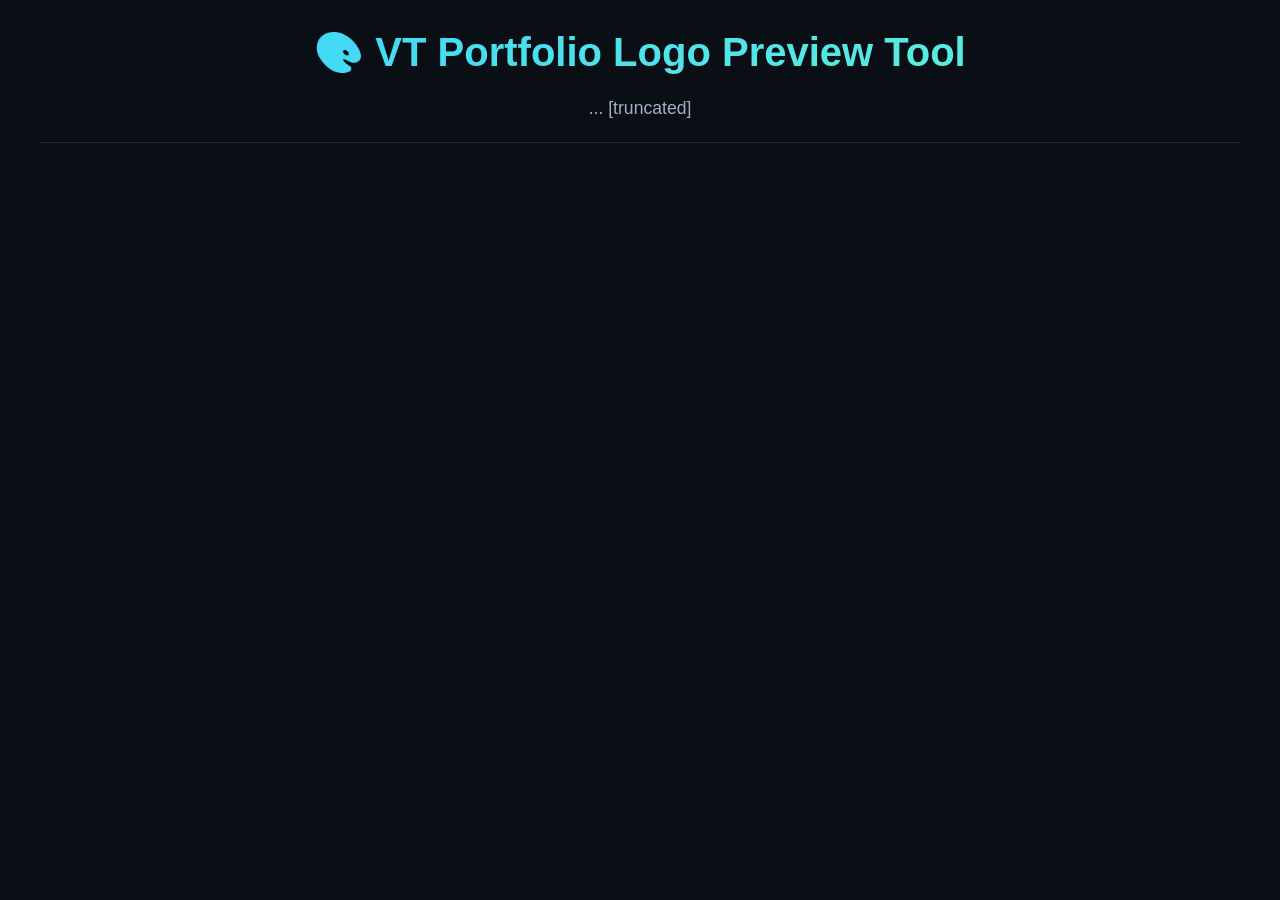
<file: 2026-03-26-portfolio-logo-tool/test_output.html>
<!DOCTYPE html>
<html lang="en">
<head>
    <meta charset="UTF-8">
    <meta name="viewport" content="width=device-width, initial-scale=1.0">
    <title>VT Portfolio Logo Preview Tool</title>
    <style>
        * {
            margin: 0;
            padding: 0;
            box-sizing: border-box;
        }
        
        body {
            font-family: -apple-system, BlinkMacSystemFont, 'Segoe UI', Roboto, sans-serif;
            background: #0a0f16;
            color: #f8fafc;
            line-height: 1.6;
            padding: 20px;
        }
        
        .container {
            max-width: 1200px;
            margin: 0 auto;
        }
        
        header {
            text-align: center;
            margin-bottom: 40px;
            padding-bottom: 20px;
            border-bottom: 1px solid #1e293b;
        }
        
        h1 {
            font-size: 2.5rem;
            margin-bottom: 10px;
            background: linear-gradient(135deg, #39d0ff, #63f5d4);
            -webkit-background-clip: text;
            -webkit-text-fill-color: transparent;
        }
        
        .subtitle {
            color: #9fb0c6;
            font-size: 1.1rem;
            max-width: 600px;
            margin: 0 auto;
        }
        
        .logo-grid {
            display: grid;
            grid-template-columns: repeat(auto-fill, minmax(300px, 1fr));
            gap: 30px;
            margin-bottom: 50px;
        }
        
        .logo-card {
            background: #131c2a;
            border-radius: 12px;
            overflow: hidden;
            border: 1px solid #1e293b;
            transition: transform 0.3s, border-color 0.3s;
        }
        
        .logo-card:hover {
            transform: translateY(-5px);
            border-color: #39d0ff;
        }
        
        .logo-preview {
            height: 200px;
            display: flex;
            align-items: center;
            justify-content: center;
            padding: 20px;
            background: #0f1520;
        }
        
        .logo-preview img {
            max-width: 100%;
            max-height: 100%;
            object-fit: contain;
        }
        
        .logo-info {
            padding: 20px;
        }
        
        .logo-name {
            font-size: 1.2rem;
            font-weight: 600;
            margin-bottom: 8px;
            color: #f8fafc;
        }
        
        .logo-path {
            font-family: 'Monaco', 'Menlo', monospace;
            font-size: 0.85rem;
            color: #9fb0c6;
            margin-bottom: 12px;
            word-break: break-all;
        }
        
        .logo-actions {
            display: flex;
            gap: 10px;
            margin-top: 15px;
        }
        
        .btn {
            padding: 8px 16px;
            border-radius: 6px;
            font-weight: 500;
            cursor: pointer;
            border: none;
            font-size: 0.9rem;
            transition: all 0.2s;
        }
        
        .btn-preview {
            background: #1e293b;
            color: #f8fafc;
        }
        
        .btn-preview:hover {
            background: #334155;
        }
        
        .btn-primary {
            background: #39d0ff;
            color: #0a0f16;
            font-weight: 600;
        }
        
        .btn-primary:hover {
            background: #63f5d4;
        }
        
        .instructions {
            background: #131c2a;
            border-radius: 12px;
            padding: 25px;
            margin-top: 40px;
            border-left: 4px solid #39d0ff;
        }
        
        .instructions h2 {
            margin-bottom: 15px;
            color: #f8fafc;
        }
        
        .instructions ol {
            padding-left: 20px;
            margin-bottom: 20px;
        }
        
        .instructions li {
            margin-bottom: 10px;
        }
        
        .instructions code {
            background: #0a0f16;
            padding: 2px 6px;
            border-radius: 4px;
            font-family: 'Monaco', 'Menlo', monospace;
            font-size: 0.9rem;
            color: #63f5d4;
        }
        
        footer {
            text-align: center;
            margin-top: 50px;
            padding-top: 20px;
            border-top: 1px solid #1e293b;
            color: #9fb0c6;
            font-size: 0.9rem;
        }
        
        .selected {
            border-color: #63f5d4;
            box-shadow: 0 0 0 2px rgba(99, 245, 212, 0.2);
        }
        
        .selection-info {
            background: rgba(99, 245, 212, 0.1);
            border: 1px solid #63f5d4;
            border-radius: 8px;
            padding: 15px;
            margin-bottom: 30px;
            display: none;
        }
        
        .selection-info.show {
            display: block;
        }
    </style>
</head>
<body>
    <div class="container">
        <header>
            <h1>🎨 VT Portfolio Logo Preview Tool</h1>
            <p class="subtitle">
... [truncated]
</file>
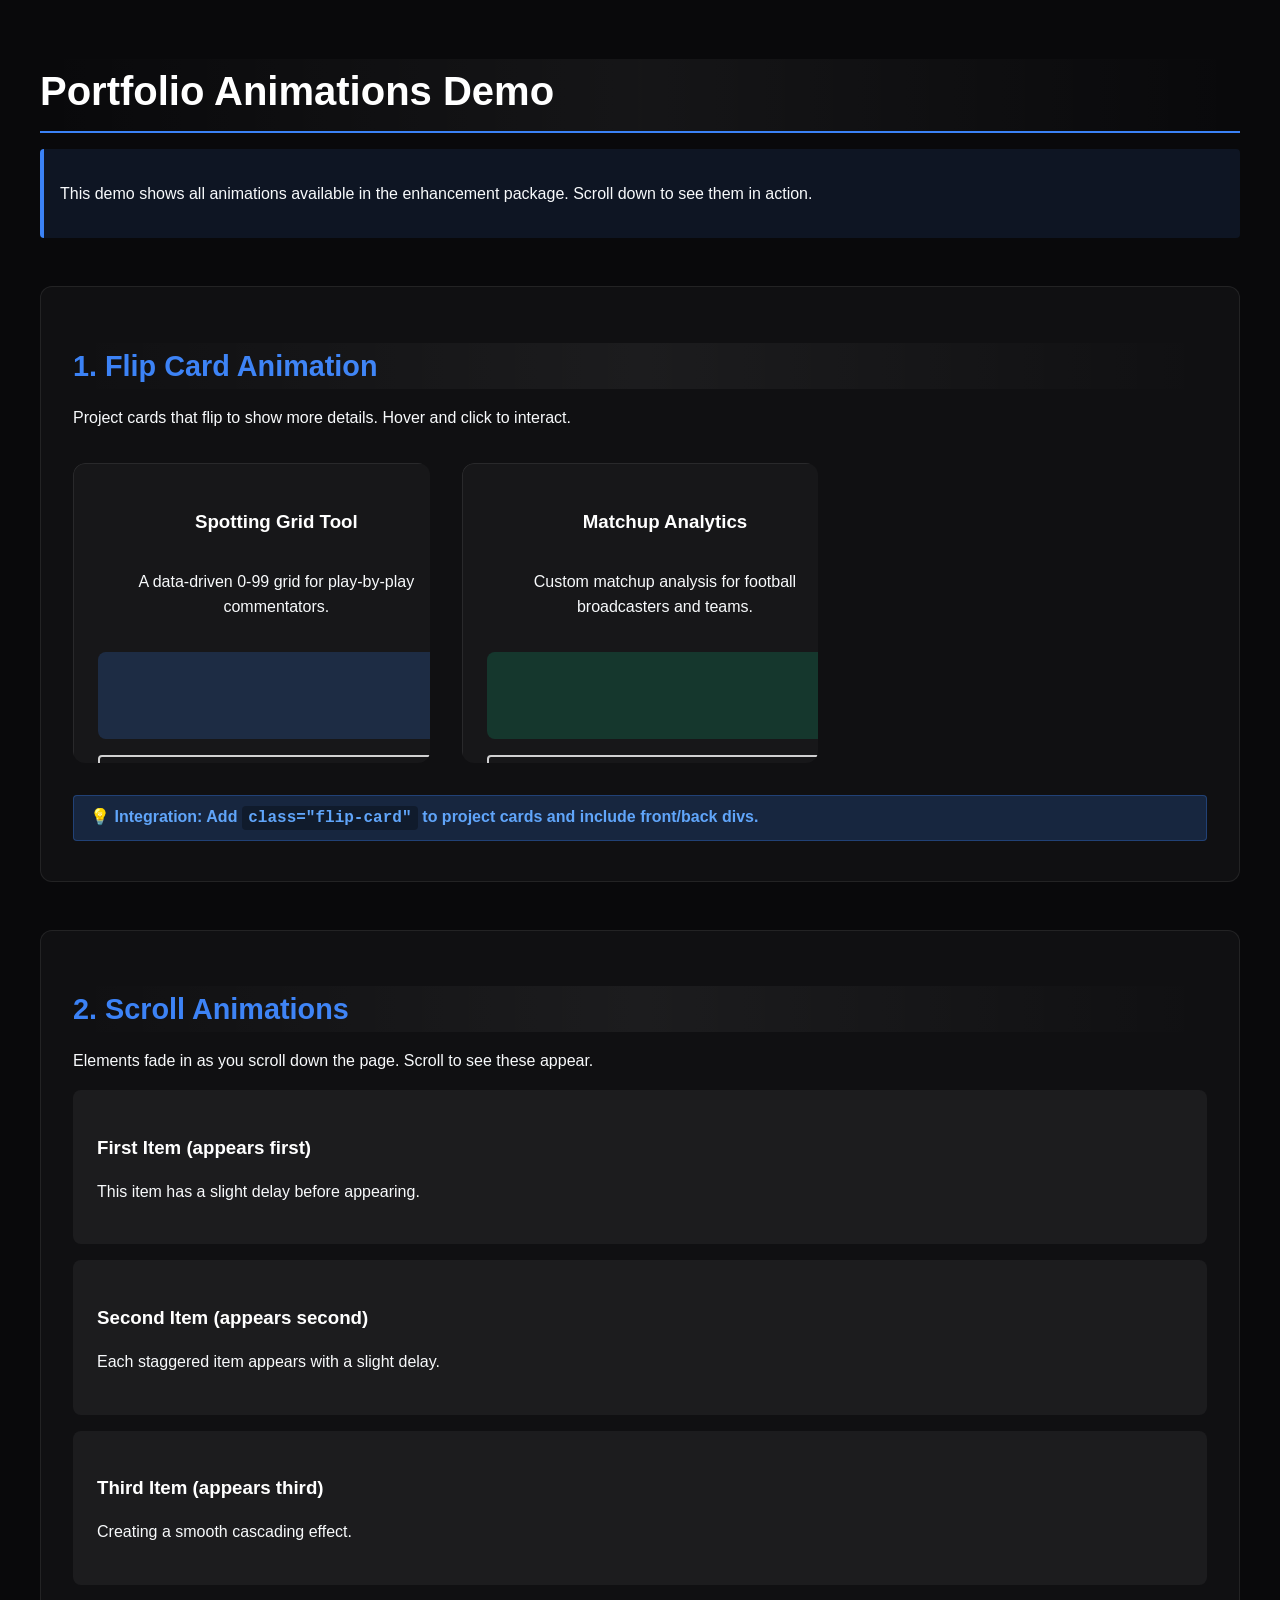
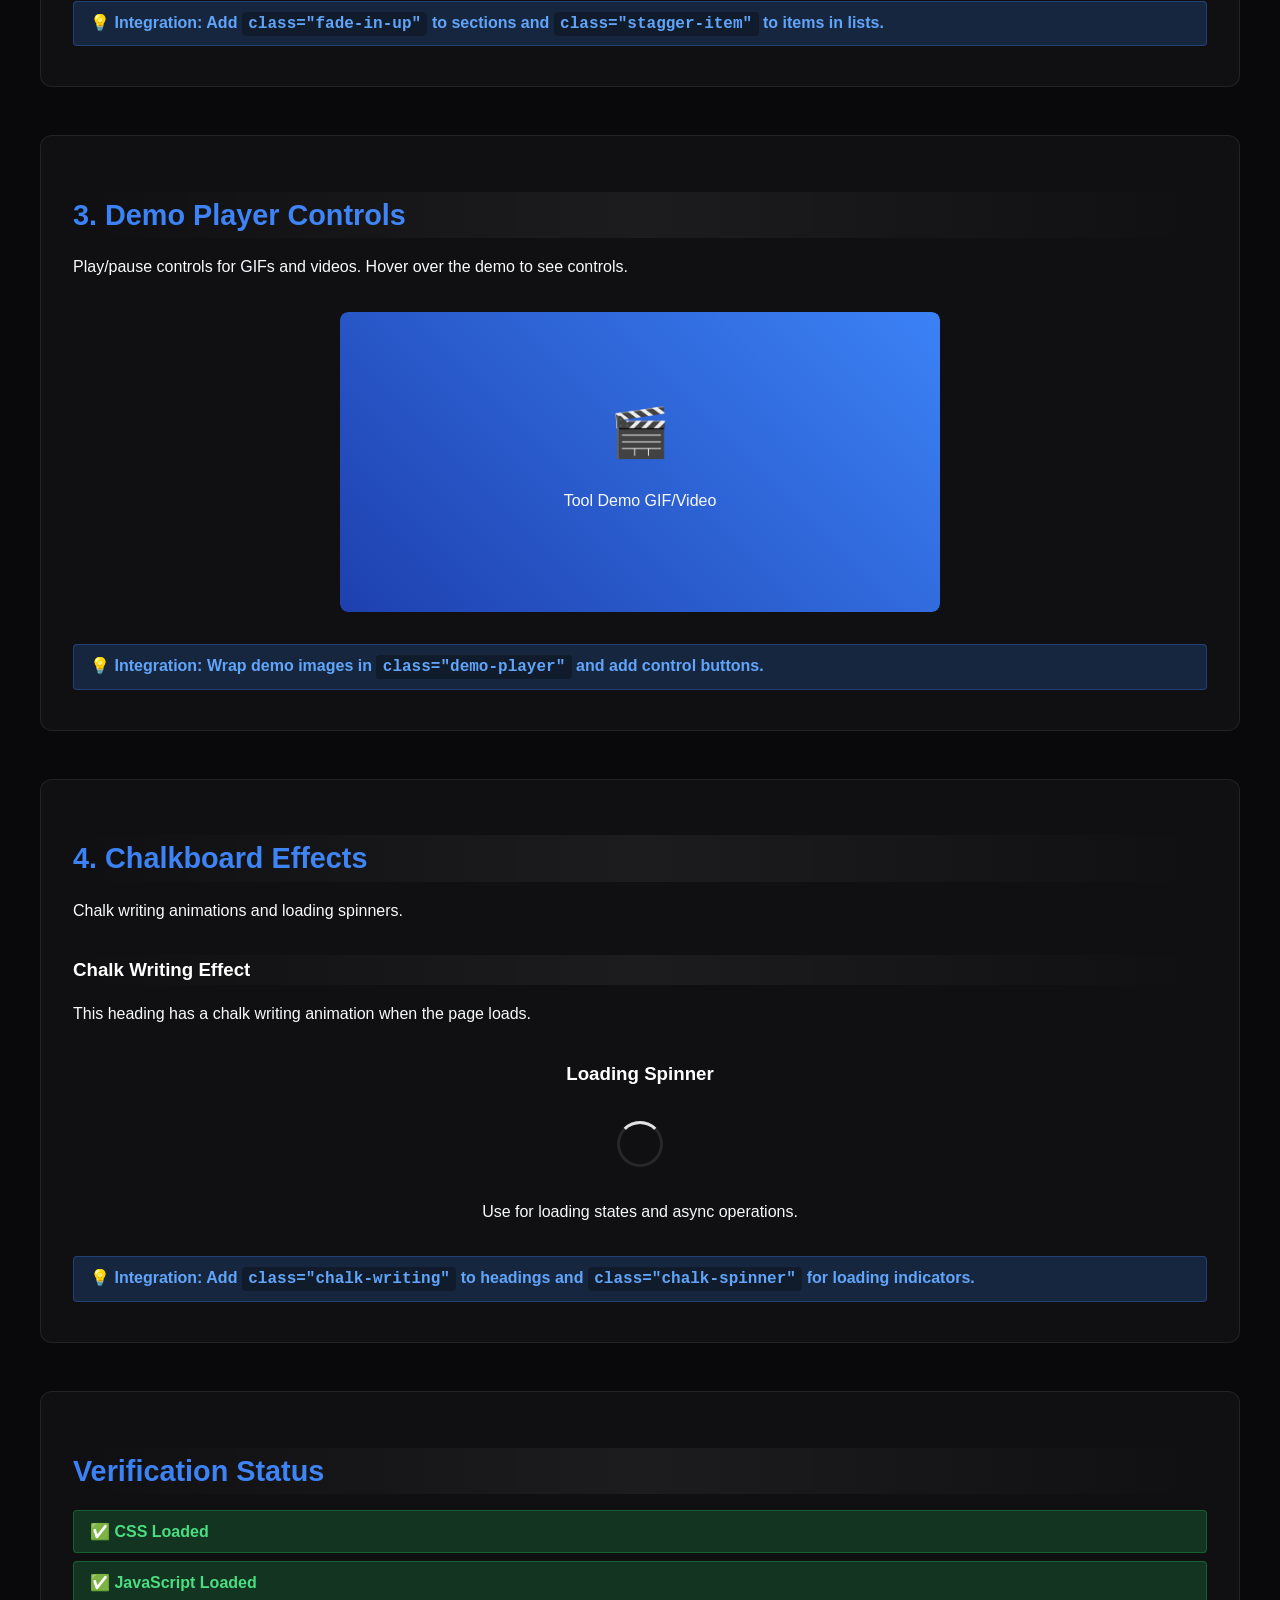
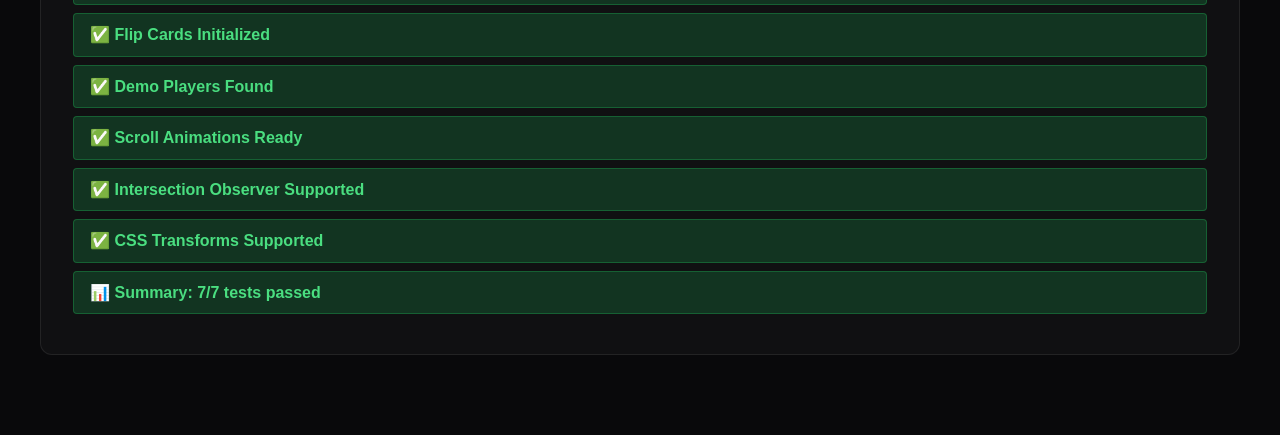
<file: 2026-03-30-portfolio-animations/demo.html>
<!DOCTYPE html>
<html lang="en">
<head>
    <meta charset="UTF-8">
    <meta name="viewport" content="width=device-width, initial-scale=1.0">
    <title>Portfolio Animations Demo</title>
    <link rel="stylesheet" href="animations.css">
    <style>
        body {
            font-family: -apple-system, BlinkMacSystemFont, 'Segoe UI', Roboto, Oxygen, Ubuntu, sans-serif;
            background: #09090b;
            color: #f8fafc;
            line-height: 1.6;
            padding: 2rem;
            max-width: 1200px;
            margin: 0 auto;
        }
        
        .demo-section {
            margin: 3rem 0;
            padding: 2rem;
            background: rgba(255, 255, 255, 0.03);
            border-radius: 12px;
            border: 1px solid rgba(255, 255, 255, 0.08);
        }
        
        h1, h2, h3 {
            color: #fff;
            margin-bottom: 1rem;
        }
        
        h1 {
            font-size: 2.5rem;
            border-bottom: 2px solid #3b82f6;
            padding-bottom: 0.5rem;
        }
        
        h2 {
            font-size: 1.8rem;
            color: #3b82f6;
        }
        
        .demo-grid {
            display: grid;
            grid-template-columns: repeat(auto-fill, minmax(300px, 1fr));
            gap: 2rem;
            margin: 2rem 0;
        }
        
        .instructions {
            background: rgba(59, 130, 246, 0.1);
            border-left: 4px solid #3b82f6;
            padding: 1rem;
            margin: 1rem 0;
            border-radius: 4px;
        }
        
        code {
            background: rgba(0, 0, 0, 0.3);
            padding: 0.2rem 0.4rem;
            border-radius: 4px;
            font-family: 'Courier New', monospace;
            color: #60a5fa;
        }
        
        .status {
            padding: 0.5rem 1rem;
            border-radius: 4px;
            margin: 0.5rem 0;
            font-weight: bold;
        }
        
        .status.success {
            background: rgba(34, 197, 94, 0.2);
            color: #4ade80;
            border: 1px solid rgba(34, 197, 94, 0.3);
        }
        
        .status.info {
            background: rgba(59, 130, 246, 0.2);
            color: #60a5fa;
            border: 1px solid rgba(59, 130, 246, 0.3);
        }
    </style>
</head>
<body>
    <h1 class="chalk-writing">Portfolio Animations Demo</h1>
    
    <div class="instructions">
        <p>This demo shows all animations available in the enhancement package. Scroll down to see them in action.</p>
    </div>
    
    <!-- Flip Card Demo -->
    <section class="demo-section fade-in-up">
        <h2>1. Flip Card Animation</h2>
        <p>Project cards that flip to show more details. Hover and click to interact.</p>
        
        <div class="demo-grid">
            <div class="flip-card" style="height: 300px;">
                <div class="flip-card-inner">
                    <div class="flip-card-front">
                        <h3>Spotting Grid Tool</h3>
                        <p>A data-driven 0-99 grid for play-by-play commentators.</p>
                        <div style="height: 120px; background: rgba(59, 130, 246, 0.2); border-radius: 8px; margin: 1rem 0;"></div>
                        <button class="chalk-btn flip-btn">View Details</button>
                    </div>
                    <div class="flip-card-back">
                        <h3>Full Details</h3>
                        <p>Built using team rosters, phonetic pronunciations, and special teams snap counts. Reduces on-air friction and helps broadcasters call plays with confidence.</p>
                        <ul>
                            <li>Player Analytics</li>
                            <li>Snap Counts</li>
                            <li>Broadcast Tools</li>
                        </ul>
                        <button class="chalk-btn close-btn">Back to Front</button>
                    </div>
                </div>
            </div>
            
            <div class="flip-card" style="height: 300px;">
                <div class="flip-card-inner">
                    <div class="flip-card-front">
                        <h3>Matchup Analytics</h3>
                        <p>Custom matchup analysis for football broadcasters and teams.</p>
                        <div style="height: 120px; background: rgba(16, 185, 129, 0.2); border-radius: 8px; margin: 1rem 0;"></div>
                        <button class="chalk-btn flip-btn">View Details</button>
                    </div>
                    <div class="flip-card-back">
                        <h3>Full Details</h3>
                        <p>Ingests a full season of play-by-play data for selected teams and compares them head-to-head. Supports specific questions about team performance in key situations.</p>
                        <ul>
                            <li>Football Analytics</li>
                            <li>Matchup Analysis</li>
                            <li>Data Visualization</li>
                        </ul>
                        <button class="chalk-btn close-btn">Back to Front</button>
                    </div>
                </div>
            </div>
        </div>
        
        <div class="status info">
            💡 <strong>Integration:</strong> Add <code>class="flip-card"</code> to project cards and include front/back divs.
        </div>
    </section>
    
    <!-- Scroll Animations Demo -->
    <section class="demo-section fade-in-up">
        <h2>2. Scroll Animations</h2>
        <p>Elements fade in as you scroll down the page. Scroll to see these appear.</p>
        
        <div class="stagger-item" style="padding: 1.5rem; background: rgba(255, 255, 255, 0.05); border-radius: 8px; margin: 1rem 0;">
            <h3>First Item (appears first)</h3>
            <p>This item has a slight delay before appearing.</p>
        </div>
        
        <div class="stagger-item" style="padding: 1.5rem; background: rgba(255, 255, 255, 0.05); border-radius: 8px; margin: 1rem 0;">
            <h3>Second Item (appears second)</h3>
            <p>Each staggered item appears with a slight delay.</p>
        </div>
        
        <div class="stagger-item" style="padding: 1.5rem; background: rgba(255, 255, 255, 0.05); border-radius: 8px; margin: 1rem 0;">
            <h3>Third Item (appears third)</h3>
            <p>Creating a smooth cascading effect.</p>
        </div>
        
        <div class="status info">
            💡 <strong>Integration:</strong> Add <code>class="fade-in-up"</code> to sections and <code>class="stagger-item"</code> to items in lists.
        </div>
    </section>
    
    <!-- Demo Player Demo -->
    <section class="demo-section fade-in-up">
        <h2>3. Demo Player Controls</h2>
        <p>Play/pause controls for GIFs and videos. Hover over the demo to see controls.</p>
        
        <div class="demo-player" style="max-width: 600px; margin: 2rem auto;">
            <!-- Simulated demo image -->
            <div style="height: 300px; background: linear-gradient(45deg, #1e40af, #3b82f6); border-radius: 8px; position: relative;">
                <div style="position: absolute; top: 50%; left: 50%; transform: translate(-50%, -50%); text-align: center;">
                    <div style="font-size: 3rem; margin-bottom: 1rem;">🎬</div>
                    <p>Tool Demo GIF/Video</p>
                </div>
            </div>
            <div class="demo-controls">
                <button class="chalk-btn play-btn">▶ Play Demo</button>
                <button class="chalk-btn pause-btn" style="display: none;">⏸ Pause</button>
                <div style="flex: 1; height: 4px; background: rgba(255, 255, 255, 0.2); border-radius: 2px; margin: 0 1rem;">
                    <div class="progress" style="width: 0%; height: 100%; background: #3b82f6; border-radius: 2px;"></div>
                </div>
            </div>
        </div>
        
        <div class="status info">
            💡 <strong>Integration:</strong> Wrap demo images in <code>class="demo-player"</code> and add control buttons.
        </div>
    </section>
    
    <!-- Chalkboard Effects Demo -->
    <section class="demo-section fade-in-up">
        <h2>4. Chalkboard Effects</h2>
        <p>Chalk writing animations and loading spinners.</p>
        
        <div style="margin: 2rem 0;">
            <h3 class="chalk-writing">Chalk Writing Effect</h3>
            <p>This heading has a chalk writing animation when the page loads.</p>
            
            <div style="margin: 2rem 0; text-align: center;">
                <h3>Loading Spinner</h3>
                <div class="chalk-spinner" style="margin: 2rem auto;"></div>
                <p>Use for loading states and async operations.</p>
            </div>
        </div>
        
        <div class="status info">
            💡 <strong>Integration:</strong> Add <code>class="chalk-writing"</code> to headings and <code>class="chalk-spinner"</code> for loading indicators.
        </div>
    </section>
    
    <!-- Verification Status -->
    <section class="demo-section fade-in-up" id="verification">
        <h2>Verification Status</h2>
        <div id="status-container">
            <div class="status">Running tests...</div>
        </div>
    </section>
    
    <script src="animations.js"></script>
    <script>
        // Simple verification tests
        document.addEventListener('DOMContentLoaded', function() {
            const statusContainer = document.getElementById('status-container');
            const tests = [
                { name: 'CSS Loaded', test: () => !!document.querySelector('style, link[rel="stylesheet"]') },
                { name: 'JavaScript Loaded', test: () => typeof window.portfolioAnimations !== 'undefined' },
                { name: 'Flip Cards Initialized', test: () => document.querySelectorAll('.flip-card').length > 0 },
                { name: 'Demo Players Found', test: () => document.querySelectorAll('.demo-player').length > 0 },
                { name: 'Scroll Animations Ready', test: () => document.querySelectorAll('.fade-in-up').length > 0 },
                { name: 'Intersection Observer Supported', test: () => 'IntersectionObserver' in window },
                { name: 'CSS Transforms Supported', test: () => 'transform' in document.documentElement.style }
            ];
            
            let passed = 0;
            statusContainer.innerHTML = '';
            
            tests.forEach(test => {
                const div = document.createElement('div');
                div.className = 'status';
                
                try {
                    const result = test.test();
                    if (result) {
                        div.classList.add('success');
                        div.innerHTML = `✅ ${test.name}`;
                        passed++;
                    } else {
                        div.innerHTML = `❌ ${test.name} (failed)`;
                    }
                } catch (e) {
                    div.innerHTML = `⚠️ ${test.name} (error: ${e.message})`;
                }
                
                statusContainer.appendChild(div);
            });
            
            // Add summary
            const summary = document.createElement('div');
            summary.className = 'status ' + (passed === tests.length ? 'success' : 'info');
            summary.innerHTML = `📊 <strong>Summary:</strong> ${passed}/${tests.length} tests passed`;
            statusContainer.appendChild(summary);
            
            // Initialize animations
            if (window.portfolioAnimations) {
                window.portfolioAnimations.init();
                
                // Simulate scroll to trigger animations
                setTimeout(() => {
                    document.querySelectorAll('.fade-in-up, .stagger-item').forEach(el => {
                        el.classList.add('visible');
                    });
                }, 1000);
            }
        });
        
        // Demo player simulation
        document.addEventListener('click', function(e) {
            if (e.target.classList.contains('play-btn')) {
                e.target.style.display = 'none';
                const pauseBtn = e.target.parentNode.querySelector('.pause-btn');
                if (pauseBtn) pauseBtn.style.display = 'block';
                
                // Simulate progress
                const progress = e.target.parentNode.querySelector('.progress');
                if (progress) {
                    let width = 0;
                    const interval = setInterval(() => {
                        if (width >= 100) {
                            clearInterval(interval);
                            e.target.style.display = 'block';
                            if (pauseBtn) pauseBtn.style.display = 'none';
                            progress.style.width = '0%';
                        } else {
                            width += 2;
                            progress.style.width = width + '%';
                        }
                    }, 100);
                }
            }
            
            if (e.target.classList.contains('pause-btn')) {
                e.target.style.display = 'none';
                const playBtn = e.target.parentNode.querySelector('.play-btn');
                if (playBtn) playBtn.style.display = 'block';
            }
        });
    </script>
</body>
</html>
</file>
<file: 2026-03-23-coach-relationship-visualizer/visualizer/style.css>
/* Coach-School Relationship Visualizer Styles */

:root {
    --primary-color: #2c3e50;
    --secondary-color: #3498db;
    --accent-color: #e74c3c;
    --coach-color: #3498db;
    --school-color: #e67e22;
    --background-color: #f8f9fa;
    --card-background: #ffffff;
    --text-color: #333;
    --border-color: #ddd;
    --shadow: 0 4px 6px rgba(0, 0, 0, 0.1);
    --transition: all 0.3s ease;
}

* {
    margin: 0;
    padding: 0;
    box-sizing: border-box;
}

body {
    font-family: 'Segoe UI', Tahoma, Geneva, Verdana, sans-serif;
    background-color: var(--background-color);
    color: var(--text-color);
    line-height: 1.6;
}

.container {
    max-width: 1400px;
    margin: 0 auto;
    padding: 20px;
    min-height: 100vh;
    display: flex;
    flex-direction: column;
}

header {
    text-align: center;
    margin-bottom: 30px;
    padding-bottom: 20px;
    border-bottom: 2px solid var(--border-color);
}

header h1 {
    color: var(--primary-color);
    font-size: 2.5rem;
    margin-bottom: 10px;
    display: flex;
    align-items: center;
    justify-content: center;
    gap: 15px;
}

header h1 i {
    color: var(--secondary-color);
}

.subtitle {
    color: #666;
    font-size: 1.1rem;
    max-width: 800px;
    margin: 0 auto;
}

.main-content {
    display: flex;
    gap: 30px;
    flex: 1;
}

.sidebar {
    width: 300px;
    flex-shrink: 0;
}

.visualization-area {
    flex: 1;
    display: flex;
    flex-direction: column;
    gap: 20px;
}

.control-panel {
    background: var(--card-background);
    border-radius: 10px;
    padding: 25px;
    box-shadow: var(--shadow);
    margin-bottom: 20px;
}

.control-panel h3 {
    color: var(--primary-color);
    margin-bottom: 20px;
    font-size: 1.3rem;
    display: flex;
    align-items: center;
    gap: 10px;
}

.control-group {
    margin-bottom: 25px;
}

.control-group label {
    display: block;
    margin-bottom: 8px;
    font-weight: 600;
    color: var(--primary-color);
    display: flex;
    align-items: center;
    gap: 8px;
}

.control-group input[type="text"] {
    width: 100%;
    padding: 12px 15px;
    border: 2px solid var(--border-color);
    border-radius: 6px;
    font-size: 1rem;
    transition: var(--transition);
}

.control-group input[type="text"]:focus {
    outline: none;
    border-color: var(--secondary-color);
    box-shadow: 0 0 0 3px rgba(52, 152, 219, 0.2);
}

.filter-options {
    display: flex;
    flex-direction: column;
    gap: 10px;
}

.checkbox {
    display: flex;
    align-items: center;
    gap: 10px;
    cursor: pointer;
    padding: 8px 12px;
    border-radius: 6px;
    transition: var(--transition);
}

.checkbox:hover {
    background-color: rgba(52, 152, 219, 0.1);
}

.checkbox input[type="checkbox"] {
    width: 18px;
    height: 18px;
    cursor: pointer;
}

.range-container {
    margin-top: 10px;
}

.range-container input[type="range"] {
    width: 100%;
    height: 6px;
    border-radius: 3px;
    background: var(--border-color);
    outline: none;
    -webkit-appearance: none;
}

.range-container input[type="range"]::-webkit-slider-thumb {
    -webkit-appearance: none;
    width: 20px;
    height: 20px;
    border-radius: 50%;
    background: var(--secondary-color);
    cursor: pointer;
    border: 2px solid white;
    box-shadow: 0 2px 4px rgba(0, 0, 0, 0.2);
}

.range-labels {
    display: flex;
    justify-content: space-between;
    margin-top: 8px;
    font-size: 0.9rem;
    color: #666;
}

.selected-years {
    margin-top: 15px;
    padding: 10px;
    background-color: rgba(52, 152, 219, 0.1);
    border-radius: 6px;
    font-weight: 600;
    color: var(--secondary-color);
}

.stats, .selection-info {
    padding: 15px;
    background-color: #f8f9fa;
    border-radius: 6px;
    border-left: 4px solid var(--secondary-color);
}

.stats div, .selection-info div {
    margin-bottom: 8px;
    font-size: 0.95rem;
}

.stats div:last-child, .selection-info div:last-child {
    margin-bottom: 0;
}

.button-group {
    display: flex;
    flex-direction: column;
    gap: 10px;
    margin-top: 20px;
}

.btn {
    padding: 12px 20px;
    border: none;
    border-radius: 6px;
    font-size: 1rem;
    font-weight: 600;
    cursor: pointer;
    transition: var(--transition);
    display: flex;
    align-items: center;
    justify-content: center;
    gap: 10px;
}

.btn:hover {
    transform: translateY(-2px);
    box-shadow: 0 4px 8px rgba(0, 0, 0, 0.15);
}

#reset-view {
    background-color: var(--primary-color);
    color: white;
}

#reset-view:hover {
    background-color: #1a252f;
}

#export-json {
    background-color: #27ae60;
    color: white;
}

#export-json:hover {
    background-color: #229954;
}

.instructions {
    background: var(--card-background);
    border-radius: 10px;
    padding: 25px;
    box-shadow: var(--shadow);
}

.instructions h4 {
    color: var(--primary-color);
    margin-bottom: 15px;
    font-size: 1.2rem;
    display: flex;
    align-items: center;
    gap: 10px;
}

.instructions ul {
    list-style-type: none;
}

.instructions li {
    margin-bottom: 12px;
    padding-left: 25px;
    position: relative;
}

.instructions li:before {
    content: "→";
    position: absolute;
    left: 0;
    color: var(--secondary-color);
    font-weight: bold;
}

.visualization-header {
    display: flex;
    justify-content: space-between;
    align-items: center;
    margin-bottom: 15px;
}

.visualization-header h3 {
    color: var(--primary-color);
    font-size: 1.4rem;
    display: flex;
    align-items: center;
    gap: 10px;
}

.legend {
    display: flex;
    gap: 20px;
    flex-wrap: wrap;
}

.legend-item {
    display: flex;
    align-items: center;
    gap: 8px;
    font-size: 0.9rem;
    color: #666;
}

.legend-color {
    width: 16px;
    height: 16px;
    border-radius: 50%;
}

.legend-line {
    width: 24px;
    height: 2px;
    background-color: #95a5a6;
    margin: 0 4px;
}

.coach-color {
    background-color: var(--coach-color);
}

.school-color {
    background-color: var(--school-color);
}

#graph-container {
    flex: 1;
    position: relative;
    background: var(--card-background);
    border-radius: 10px;
    box-shadow: var(--shadow);
    overflow: hidden;
}

#graph-svg {
    width: 100%;
    height: 100%;
    min-height: 500px;
}

.loading, .no-data {
    position: absolute;
    top: 0;
    left: 0;
    right: 0;
    bottom: 0;
    display: flex;
    flex-direction: column;
    align-items: center;
    justify-content: center;
    background: rgba(255, 255, 255, 0.95);
    z-index: 10;
}

.spinner {
    width: 50px;
    height: 50px;
    border: 5px solid rgba(52, 152, 219, 0.3);
    border-top-color: var(--secondary-color);
    border-radius: 50%;
    animation: spin 1s linear infinite;
    margin-bottom: 20px;
}

@keyframes spin {
    to { transform: rotate(360deg); }
}

.no-data i {
    color: #bdc3c7;
    margin-bottom: 20px;
}

.no-data h3 {
    color: var(--primary-color);
    margin-bottom: 10px;
}

.no-data code {
    background-color: #f1f2f6;
    padding: 8px 12px;
    border-radius: 4px;
    font-family: monospace;
    color: #2c3e50;
}

.details-panel {
    background: var(--card-background);
    border-radius: 10px;
    padding: 20px;
    box-shadow: var(--shadow);
    max-height: 300px;
    overflow-y: auto;
}

.details-panel h3 {
    color: var(--primary-color);
    margin-bottom: 15px;
    font-size: 1.2rem;
    display: flex;
    align-items: center;
    gap: 10px;
}

#node-details {
    font-size: 0.95rem;
}

#node-details h4 {
    color: var(--secondary-color);
    margin-bottom: 10px;
}

#node-details p {
    margin-bottom: 8px;
    color: #666;
}

#node-details ul {
    list-style-type: none;
    margin-left: 0;
    padding-left: 0;
}

#node-details li {
    margin-bottom: 6px;
    padding-left: 20px;
    position: relative;
}

#node-details li:before {
    content: "•";
    position: absolute;
    left: 0;
    color: var(--accent-color);
}

footer {
    margin-top: 30px;
    padding-top: 20px;
    border-top: 1px solid var(--border-color);
    text-align: center;
    color: #666;
    font-size: 0.9rem;
}

footer p {
    display: flex;
    align-items: center;
    justify-content: center;
    gap: 15px;
    flex-wrap: wrap;
}

footer i {
    color: var(--secondary-color);
}

/* Node styling */
.node {
    cursor: pointer;
    transition: var(--transition);
}

.node:hover {
    stroke: #000;
    stroke-width: 2px;
}

.node-text {
    font-size: 12px;
    font-weight: 600;
    text-anchor: middle;
    pointer-events: none;
    user-select: none;
}

.link {
    stroke: #95a5a6;
    stroke-opacity: 0.6;
    stroke-width: 1.5;
}

.link-highlight {
    stroke: var(--accent-color);
    stroke-opacity: 1;
    stroke-width: 3;
}

/* Responsive design */
@media (max-width: 1024px) {
    .main-content {
        flex-direction: column;
    }
    
    .sidebar {
        width: 100%;
    }
    
    header h1 {
        font-size: 2rem;
    }
}

@media (max-width: 768px) {
    .container {
        padding: 15px;
    }
    
    header h1 {
        font-size: 1.7rem;
        flex-direction: column;
        gap: 10px;
    }
    
    .visualization-header {
        flex-direction: column;
        align-items: flex-start;
        gap: 15px;
    }
    
    .legend {
        width: 100%;
        justify-content: space-between;
    }
    
    footer p {
        flex-direction: column;
        gap: 10px;
    }
}

/* Tooltip */
.tooltip {
    position: absolute;
    padding: 12px;
    background: rgba(0, 0, 0, 0.8);
    color: white;
    border-radius: 6px;
    font-size: 14px;
    pointer-events: none;
    z-index: 100;
    max-width: 300px;
    backdrop-filter: blur(5px);
}

.tooltip h4 {
    margin: 0 0 5px 0;
    color: var(--coach-color);
}

.tooltip p {
    margin: 3px 0;
    font-size: 13px;
    opacity: 0.9;
}
</file>
<file: 2026-03-30-portfolio-animations/animations.css>
/* Portfolio Animations Enhancement
 * Smooth animations for Victor's sports analytics portfolio
 * Designed to work with chalkboard theme
 */

/* ===== PROJECT CARD ANIMATIONS ===== */

/* Flip card container */
.flip-card {
  perspective: 1000px;
  cursor: pointer;
  transition: transform 0.3s ease;
}

.flip-card:hover {
  transform: translateY(-4px);
}

.flip-card-inner {
  position: relative;
  width: 100%;
  height: 100%;
  text-align: center;
  transition: transform 0.6s;
  transform-style: preserve-3d;
  border-radius: 12px;
  overflow: hidden;
}

.flip-card.flipped .flip-card-inner {
  transform: rotateY(180deg);
}

.flip-card-front, .flip-card-back {
  position: absolute;
  width: 100%;
  height: 100%;
  -webkit-backface-visibility: hidden;
  backface-visibility: hidden;
  border-radius: 12px;
  background: var(--color-surface, rgba(255, 255, 255, 0.03));
  border: 1px solid var(--color-border, rgba(255, 255, 255, 0.08));
  padding: 1.5rem;
  display: flex;
  flex-direction: column;
  justify-content: space-between;
}

.flip-card-back {
  transform: rotateY(180deg);
  overflow-y: auto;
}

/* Project card hover effects */
.project-card {
  transition: all 0.3s cubic-bezier(0.4, 0, 0.2, 1);
}

.project-card:hover {
  box-shadow: 0 20px 40px rgba(2, 8, 23, 0.4);
  border-color: var(--color-accent, #3b82f6);
}

/* Tag animations */
.project-tag {
  transition: all 0.2s ease;
  position: relative;
  overflow: hidden;
}

.project-tag::after {
  content: '';
  position: absolute;
  top: 0;
  left: -100%;
  width: 100%;
  height: 100%;
  background: linear-gradient(90deg, transparent, rgba(255, 255, 255, 0.1), transparent);
  transition: left 0.6s ease;
}

.project-tag:hover::after {
  left: 100%;
}

/* ===== SCROLL ANIMATIONS ===== */

/* Fade-in up animation */
.fade-in-up {
  opacity: 0;
  transform: translateY(20px);
  transition: opacity 0.6s ease, transform 0.6s ease;
}

.fade-in-up.visible {
  opacity: 1;
  transform: translateY(0);
}

/* Staggered animation for lists */
.stagger-item {
  opacity: 0;
  transform: translateY(10px);
}

.stagger-item.visible {
  opacity: 1;
  transform: translateY(0);
  transition: opacity 0.4s ease, transform 0.4s ease;
}

/* ===== DEMO PLAYER ===== */

.demo-player {
  position: relative;
  border-radius: 8px;
  overflow: hidden;
  background: rgba(0, 0, 0, 0.3);
}

.demo-player video,
.demo-player img {
  width: 100%;
  height: auto;
  display: block;
}

.demo-controls {
  position: absolute;
  bottom: 0;
  left: 0;
  right: 0;
  background: linear-gradient(transparent, rgba(0, 0, 0, 0.8));
  padding: 1rem;
  display: flex;
  align-items: center;
  gap: 0.75rem;
  opacity: 0;
  transition: opacity 0.3s ease;
}

.demo-player:hover .demo-controls {
  opacity: 1;
}

/* Chalkboard-style buttons */
.chalk-btn {
  background: transparent;
  border: 2px solid rgba(255, 255, 255, 0.8);
  color: white;
  padding: 0.5rem 1rem;
  border-radius: 4px;
  font-family: 'Chalk Board', cursive;
  font-size: 1rem;
  cursor: pointer;
  transition: all 0.2s ease;
  position: relative;
  overflow: hidden;
}

.chalk-btn::before {
  content: '';
  position: absolute;
  top: 0;
  left: -100%;
  width: 100%;
  height: 100%;
  background: rgba(255, 255, 255, 0.1);
  transition: left 0.3s ease;
}

.chalk-btn:hover::before {
  left: 0;
}

.chalk-btn:hover {
  background: rgba(255, 255, 255, 0.1);
  transform: translateY(-2px);
}

.chalk-btn:active {
  transform: translateY(0);
}

/* ===== CHALKBOARD LOADING ANIMATIONS ===== */

.chalk-writing {
  position: relative;
  overflow: hidden;
}

.chalk-writing::after {
  content: '';
  position: absolute;
  top: 0;
  left: 0;
  width: 100%;
  height: 100%;
  background: linear-gradient(90deg, transparent, rgba(255, 255, 255, 0.05), transparent);
  animation: chalk-sweep 2s infinite;
}

@keyframes chalk-sweep {
  0% {
    transform: translateX(-100%);
  }
  100% {
    transform: translateX(100%);
  }
}

/* Loading spinner */
.chalk-spinner {
  width: 40px;
  height: 40px;
  border: 3px solid rgba(255, 255, 255, 0.1);
  border-top-color: rgba(255, 255, 255, 0.8);
  border-radius: 50%;
  animation: chalk-spin 1s linear infinite;
  position: relative;
}

.chalk-spinner::before {
  content: '';
  position: absolute;
  top: -3px;
  left: -3px;
  right: -3px;
  bottom: -3px;
  border-radius: 50%;
  border: 3px solid transparent;
  border-top-color: rgba(255, 255, 255, 0.4);
  animation: chalk-spin 0.8s linear infinite reverse;
}

@keyframes chalk-spin {
  0% {
    transform: rotate(0deg);
  }
  100% {
    transform: rotate(360deg);
  }
}

/* ===== SMOOTH TRANSITIONS ===== */

.smooth-transition {
  transition: all 0.3s cubic-bezier(0.4, 0, 0.2, 1);
}

/* ===== RESPONSIVE ADJUSTMENTS ===== */

@media (max-width: 768px) {
  .flip-card {
    perspective: 500px;
  }
  
  .demo-controls {
    opacity: 1; /* Always show controls on mobile */
    background: rgba(0, 0, 0, 0.7);
  }
}

/* ===== ACCESSIBILITY ===== */

@media (prefers-reduced-motion: reduce) {
  .flip-card-inner,
  .project-card,
  .fade-in-up,
  .stagger-item,
  .chalk-btn,
  .demo-controls {
    transition: none !important;
    animation: none !important;
  }
  
  .flip-card:hover {
    transform: none;
  }
}
</file>
